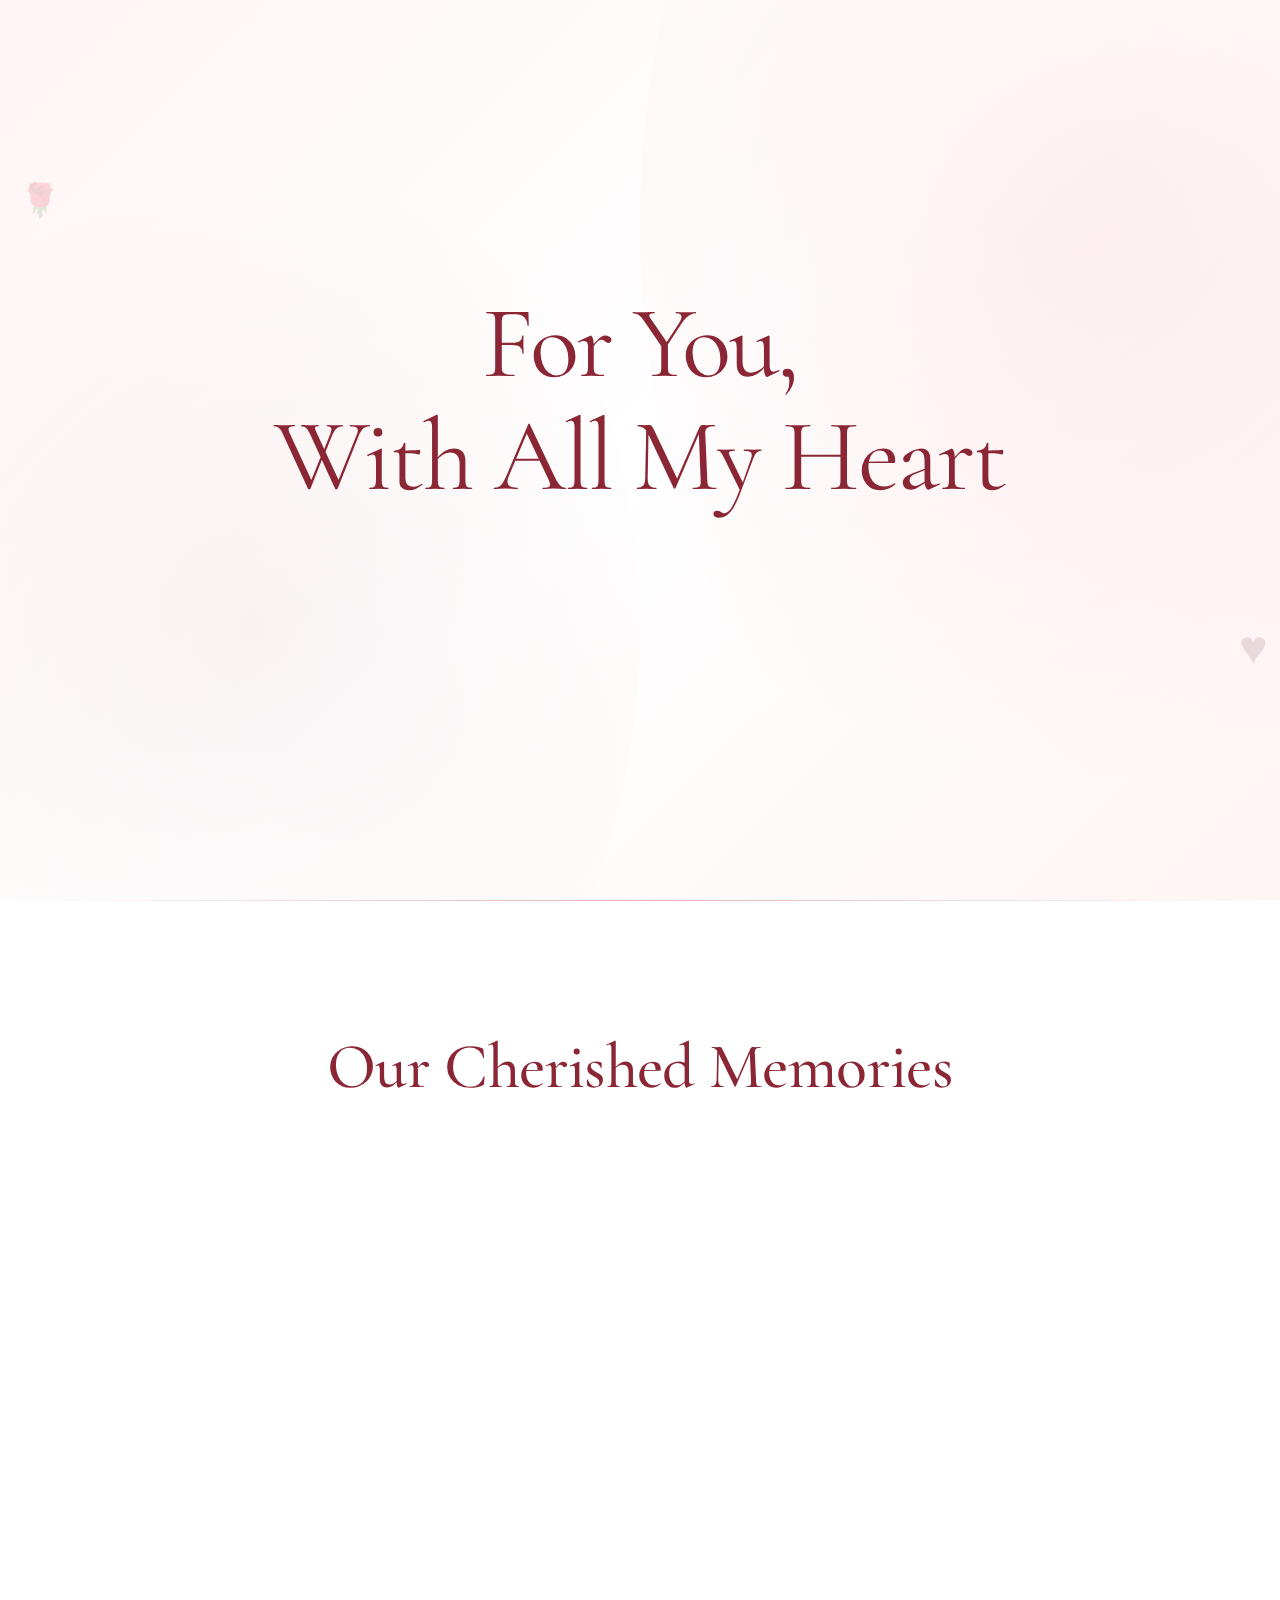
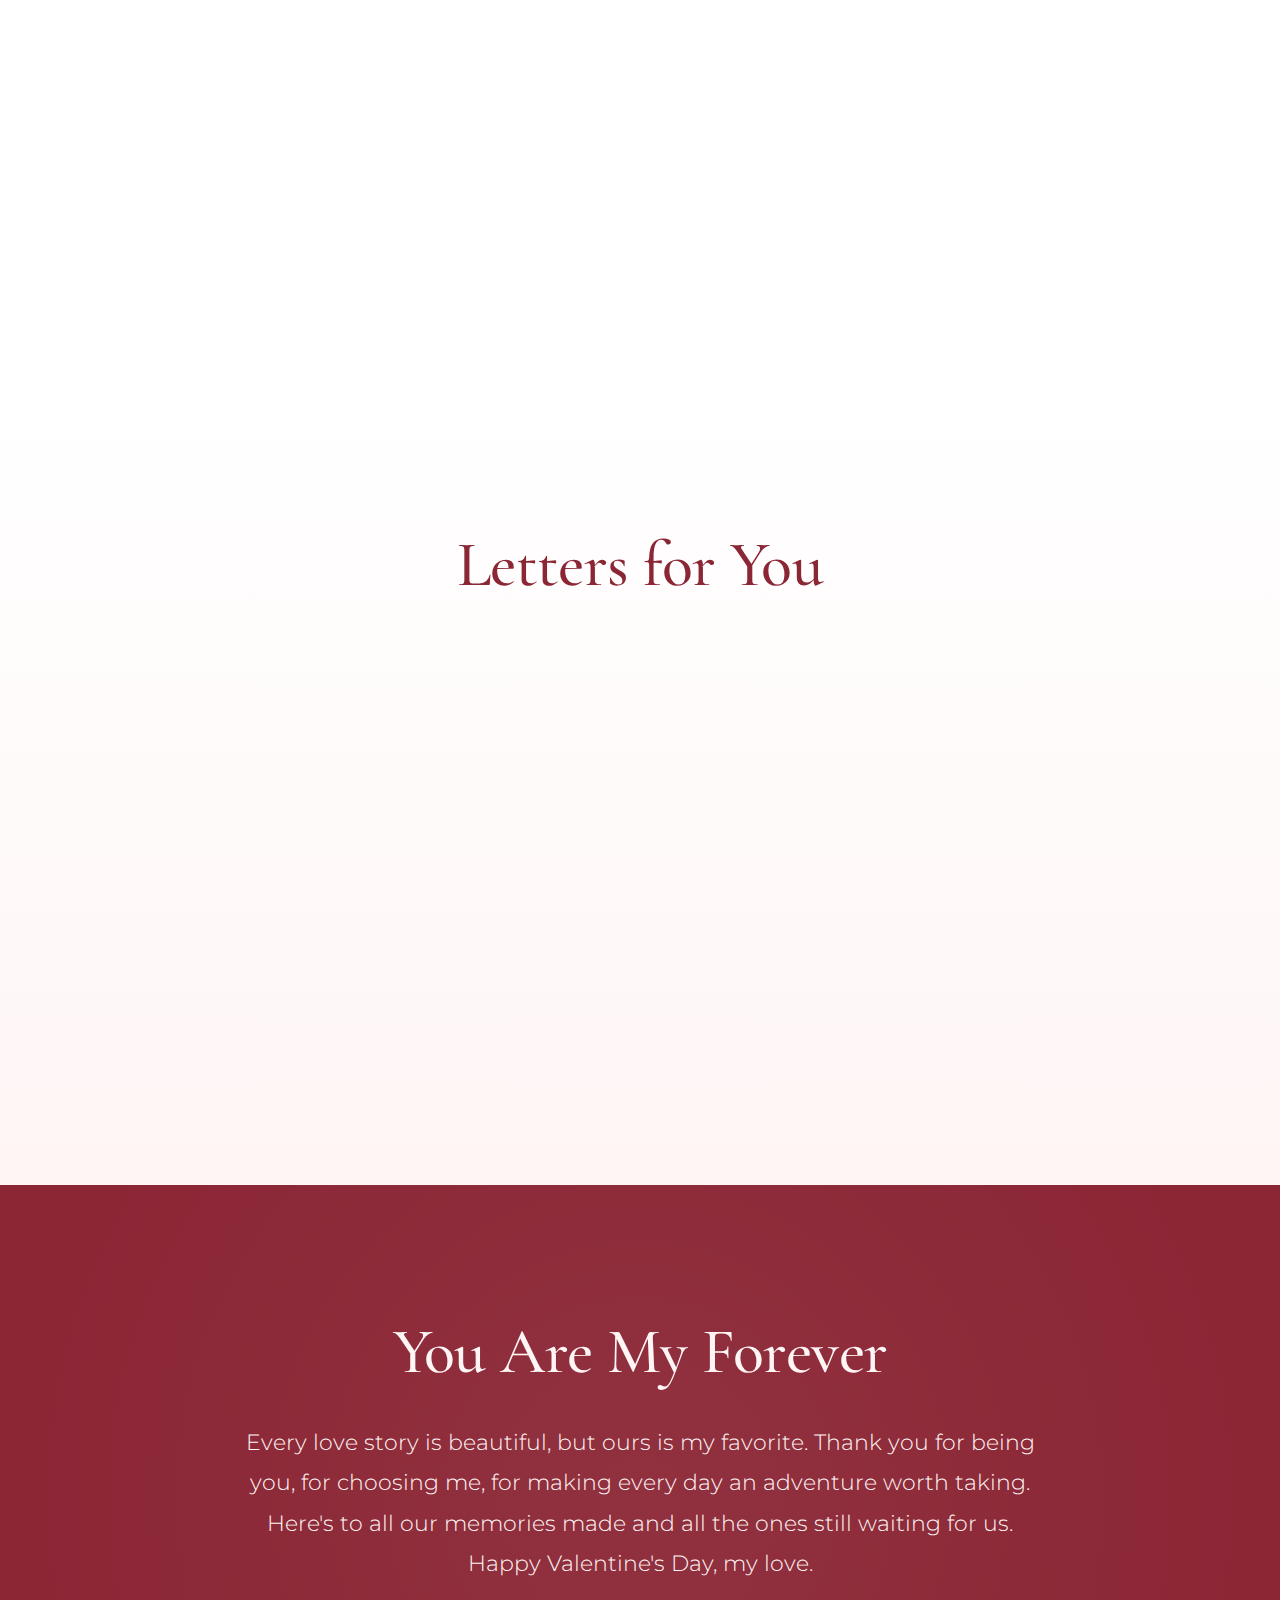
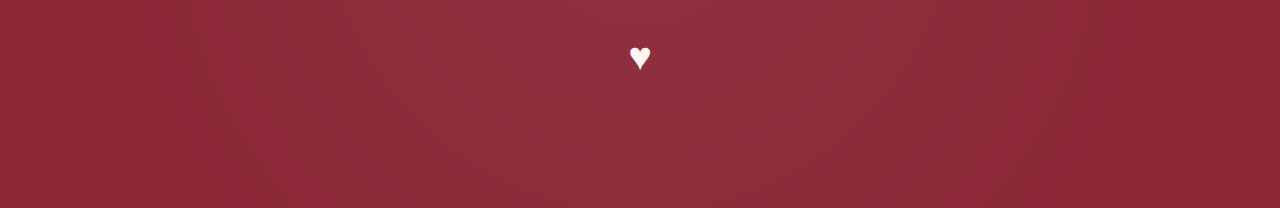
<file: index.html>
<!DOCTYPE html>
<html lang="en">
<head>
    <meta charset="UTF-8">
    <meta name="viewport" content="width=device-width, initial-scale=1.0">
    <title>For You, With Love</title>
    <link href="https://fonts.googleapis.com/css2?family=Cormorant+Garamond:wght@300;400;500;600&family=Montserrat:wght@300;400;500&display=swap" rel="stylesheet">
    <style>
        * {
            margin: 0;
            padding: 0;
            box-sizing: border-box;
        }

        :root {
            --burgundy: #8B2635;
            --soft-red: #D84A5E;
            --cream: #FFF5F5;
            --white: #FFFFFF;
            --deep-red: #5C1A24;
            --rose: #E8B4B8;
        }

        body {
            font-family: 'Montserrat', sans-serif;
            background: var(--cream);
            color: var(--deep-red);
            overflow-x: hidden;
        }

        .hero {
            min-height: 100vh;
            display: flex;
            align-items: center;
            justify-content: center;
            position: relative;
            background: linear-gradient(135deg, var(--cream) 0%, var(--white) 50%, var(--cream) 100%);
            padding: 2rem;
            overflow: hidden;
        }

        /* Floating Roses */
        .floating-roses {
            position: absolute;
            pointer-events: none;
            z-index: 1;
        }

        .floating-roses.top-left {
            top: -100px;
            left: -100px;
            width: 400px;
            height: 400px;
        }

        .floating-roses.bottom-right {
            bottom: -100px;
            right: -100px;
            width: 450px;
            height: 450px;
        }

        .rose {
            position: absolute;
            font-size: 3rem;
            opacity: 0.15;
            animation: floatRose 20s ease-in-out infinite;
        }

        .rose-1 { 
            top: 10%; 
            left: 20%; 
            animation-delay: 0s;
            font-size: 2.5rem;
        }
        
        .rose-2 { 
            top: 40%; 
            left: 5%; 
            animation-delay: 3s;
            font-size: 3.5rem;
        }
        
        .rose-3 { 
            top: 70%; 
            left: 30%; 
            animation-delay: 6s;
            font-size: 2rem;
        }

        .heart {
            position: absolute;
            font-size: 2.5rem;
            opacity: 0.12;
            animation: floatHeart 18s ease-in-out infinite;
        }

        .heart-1 {
            top: 15%;
            right: 25%;
            animation-delay: 1s;
            font-size: 3rem;
        }

        .heart-2 {
            top: 50%;
            right: 10%;
            animation-delay: 4s;
            font-size: 2rem;
        }

        .heart-3 {
            top: 75%;
            right: 30%;
            animation-delay: 7s;
            font-size: 2.8rem;
        }

        @keyframes floatRose {
            0%, 100% { 
                transform: translate(0, 0) rotate(0deg) scale(1);
            }
            25% { 
                transform: translate(20px, -25px) rotate(5deg) scale(1.05);
            }
            50% { 
                transform: translate(-15px, -15px) rotate(-3deg) scale(0.95);
            }
            75% { 
                transform: translate(25px, 20px) rotate(4deg) scale(1.02);
            }
        }

        @keyframes floatHeart {
            0%, 100% { 
                transform: translate(0, 0) rotate(0deg) scale(1);
            }
            33% { 
                transform: translate(-20px, 20px) rotate(-8deg) scale(1.08);
            }
            66% { 
                transform: translate(15px, -25px) rotate(6deg) scale(0.92);
            }
        }

        .hero::before {
            content: '';
            position: absolute;
            top: -50%;
            right: -20%;
            width: 70%;
            height: 150%;
            background: radial-gradient(circle, rgba(216, 74, 94, 0.08) 0%, transparent 70%);
            border-radius: 50%;
            animation: float 20s ease-in-out infinite;
        }

        .hero::after {
            content: '';
            position: absolute;
            bottom: -30%;
            left: -10%;
            width: 60%;
            height: 120%;
            background: radial-gradient(circle, rgba(139, 38, 53, 0.05) 0%, transparent 70%);
            border-radius: 50%;
            animation: float 25s ease-in-out infinite reverse;
        }

        @keyframes float {
            0%, 100% { transform: translate(0, 0) rotate(0deg); }
            33% { transform: translate(30px, -30px) rotate(5deg); }
            66% { transform: translate(-20px, 20px) rotate(-5deg); }
        }

        .hero-content {
            text-align: center;
            max-width: 900px;
            position: relative;
            z-index: 2;
            animation: fadeInUp 1.2s ease-out;
        }

        @keyframes fadeInUp {
            from {
                opacity: 0;
                transform: translateY(40px);
            }
            to {
                opacity: 1;
                transform: translateY(0);
            }
        }

        .hero-title {
            font-family: 'Cormorant Garamond', serif;
            font-size: clamp(3rem, 8vw, 6.5rem);
            font-weight: 400;
            color: var(--burgundy);
            margin-bottom: 1.5rem;
            line-height: 1.1;
            letter-spacing: -0.02em;
        }

        .hero-subtitle {
            font-size: clamp(1.1rem, 2.5vw, 1.5rem);
            font-weight: 300;
            color: var(--soft-red);
            margin-bottom: 3rem;
            letter-spacing: 0.05em;
            opacity: 0;
            animation: fadeIn 1s ease-out 0.4s forwards;
        }

        @keyframes fadeIn {
            to { opacity: 1; }
        }

        .scroll-indicator {
            position: absolute;
            bottom: 3rem;
            left: 50%;
            transform: translateX(-50%);
            opacity: 0;
            animation: fadeIn 1s ease-out 0.8s forwards, bounce 2s ease-in-out 1.8s infinite;
        }

        @keyframes bounce {
            0%, 100% { transform: translateX(-50%) translateY(0); }
            50% { transform: translateX(-50%) translateY(10px); }
        }

        .scroll-indicator::before {
            content: '';
            display: block;
            width: 24px;
            height: 40px;
            border: 2px solid var(--burgundy);
            border-radius: 12px;
            position: relative;
            margin: 0 auto 0.5rem;
        }

        .scroll-indicator::after {
            content: '';
            position: absolute;
            top: 8px;
            left: 50%;
            transform: translateX(-50%);
            width: 4px;
            height: 8px;
            background: var(--burgundy);
            border-radius: 2px;
            animation: scrollDot 2s ease-in-out infinite;
        }

        @keyframes scrollDot {
            0%, 100% { transform: translateX(-50%) translateY(0); opacity: 1; }
            50% { transform: translateX(-50%) translateY(16px); opacity: 0; }
        }

        .memories-section {
            padding: 8rem 2rem;
            background: var(--white);
            position: relative;
        }

        .memories-section::before {
            content: '';
            position: absolute;
            top: 0;
            left: 0;
            right: 0;
            height: 1px;
            background: linear-gradient(90deg, transparent, var(--rose), transparent);
        }

        .section-title {
            font-family: 'Cormorant Garamond', serif;
            font-size: clamp(2.5rem, 5vw, 4rem);
            font-weight: 500;
            color: var(--burgundy);
            text-align: center;
            margin-bottom: 4rem;
            letter-spacing: -0.01em;
        }

        .memories-grid {
            max-width: 1200px;
            margin: 0 auto;
            display: grid;
            grid-template-columns: repeat(auto-fit, minmax(280px, 1fr));
            gap: 2.5rem;
        }

        .memory-card {
            background: var(--cream);
            padding: 2.5rem;
            border-radius: 2px;
            position: relative;
            transition: transform 0.4s ease, box-shadow 0.4s ease;
            cursor: pointer;
            border: 1px solid rgba(139, 38, 53, 0.08);
            opacity: 0;
            animation: fadeInUp 0.8s ease-out forwards;
        }

        .memory-card:nth-child(1) { animation-delay: 0.1s; }
        .memory-card:nth-child(2) { animation-delay: 0.2s; }
        .memory-card:nth-child(3) { animation-delay: 0.3s; }
        .memory-card:nth-child(4) { animation-delay: 0.4s; }

        .memory-card::before {
            content: '';
            position: absolute;
            top: -1px;
            left: -1px;
            right: -1px;
            bottom: -1px;
            background: linear-gradient(135deg, var(--soft-red), var(--burgundy));
            border-radius: 2px;
            opacity: 0;
            transition: opacity 0.4s ease;
            z-index: -1;
        }

        .memory-card:hover {
            transform: translateY(-8px);
            box-shadow: 0 20px 40px rgba(139, 38, 53, 0.15);
        }

        .memory-card:hover::before {
            opacity: 1;
        }

        .memory-card::after {
            content: 'Click to view';
            position: absolute;
            bottom: 1.5rem;
            right: 2rem;
            font-size: 0.75rem;
            color: var(--soft-red);
            text-transform: uppercase;
            letter-spacing: 0.1em;
            opacity: 0;
            transition: opacity 0.3s ease;
            font-weight: 500;
        }

        .memory-card:hover::after {
            opacity: 0.7;
        }

        /* Modal Styles */
        .modal {
            position: fixed;
            top: 0;
            left: 0;
            right: 0;
            bottom: 0;
            background: rgba(92, 26, 36, 0.96);
            display: flex;
            align-items: center;
            justify-content: center;
            z-index: 1000;
            opacity: 0;
            visibility: hidden;
            transition: opacity 0.5s ease, visibility 0.5s ease;
            padding: 2rem;
            backdrop-filter: blur(20px);
        }

        .modal.active {
            opacity: 1;
            visibility: visible;
        }

        .modal-content {
            max-width: 1000px;
            width: 100%;
            background: var(--white);
            border-radius: 0;
            overflow: hidden;
            position: relative;
            transform: scale(0.95) translateY(20px);
            transition: transform 0.5s cubic-bezier(0.34, 1.56, 0.64, 1);
            box-shadow: 0 40px 80px rgba(0, 0, 0, 0.4);
            border: 1px solid rgba(139, 38, 53, 0.2);
        }

        .modal.active .modal-content {
            transform: scale(1) translateY(0);
        }

        .modal-close {
            position: absolute;
            top: 2rem;
            right: 2rem;
            width: 50px;
            height: 50px;
            background: rgba(255, 255, 255, 0.95);
            border: 2px solid var(--burgundy);
            border-radius: 50%;
            cursor: pointer;
            z-index: 10;
            display: flex;
            align-items: center;
            justify-content: center;
            transition: all 0.3s ease;
            box-shadow: 0 4px 16px rgba(0, 0, 0, 0.2);
        }

        .modal-close:hover {
            background: var(--burgundy);
            transform: rotate(90deg);
        }

        .modal-close::before,
        .modal-close::after {
            content: '';
            position: absolute;
            width: 22px;
            height: 2px;
            background: var(--burgundy);
            transition: background 0.3s ease;
        }

        .modal-close:hover::before,
        .modal-close:hover::after {
            background: var(--white);
        }

        .modal-close::before {
            transform: rotate(45deg);
        }

        .modal-close::after {
            transform: rotate(-45deg);
        }

        .modal-inner {
            display: grid;
            grid-template-columns: 1fr 1fr;
            min-height: 600px;
        }

        .modal-media-container {
            position: relative;
            overflow: hidden;
            background: var(--deep-red);
        }

        .modal-media {
            width: 100%;
            height: 100%;
            object-fit: cover;
            display: block;
            opacity: 0.95;
        }

        .modal-text-wrapper {
            display: flex;
            flex-direction: column;
            justify-content: center;
            padding: 4rem 3.5rem;
            background: linear-gradient(135deg, var(--white) 0%, var(--cream) 100%);
            position: relative;
        }

        .modal-text-wrapper::before {
            content: '';
            position: absolute;
            left: 0;
            top: 0;
            bottom: 0;
            width: 4px;
            background: linear-gradient(180deg, var(--soft-red) 0%, var(--burgundy) 100%);
        }

        .modal-date {
            font-size: 0.8rem;
            color: var(--soft-red);
            text-transform: uppercase;
            letter-spacing: 0.2em;
            margin-bottom: 1.5rem;
            font-weight: 500;
        }

        .modal-title {
            font-family: 'Cormorant Garamond', serif;
            font-size: 2.8rem;
            font-weight: 500;
            color: var(--burgundy);
            margin-bottom: 2rem;
            line-height: 1.2;
        }

        .modal-description {
            font-size: 1.05rem;
            line-height: 2;
            color: var(--deep-red);
            font-weight: 400;
        }

        .modal-decoration {
            margin-top: 2.5rem;
            text-align: right;
            font-size: 2rem;
            color: var(--soft-red);
            opacity: 0.5;
        }

        .memory-date {
            font-size: 0.85rem;
            color: var(--soft-red);
            text-transform: uppercase;
            letter-spacing: 0.1em;
            margin-bottom: 1rem;
            font-weight: 500;
        }

        .memory-title {
            font-family: 'Cormorant Garamond', serif;
            font-size: 1.8rem;
            font-weight: 500;
            color: var(--burgundy);
            margin-bottom: 1rem;
            line-height: 1.3;
        }

        .memory-text {
            font-size: 1rem;
            line-height: 1.7;
            color: var(--deep-red);
            font-weight: 300;
        }

        .open-when-section {
            padding: 8rem 2rem;
            background: linear-gradient(180deg, var(--white) 0%, var(--cream) 100%);
        }

        .letters-container {
            max-width: 900px;
            margin: 0 auto;
        }

        .letter-envelope {
            margin-bottom: 1.5rem;
            border: 1px solid rgba(139, 38, 53, 0.15);
            border-radius: 2px;
            overflow: hidden;
            background: var(--white);
            transition: all 0.3s ease;
            opacity: 0;
            animation: fadeInUp 0.8s ease-out forwards;
        }

        .letter-envelope:nth-child(1) { animation-delay: 0.1s; }
        .letter-envelope:nth-child(2) { animation-delay: 0.2s; }
        .letter-envelope:nth-child(3) { animation-delay: 0.3s; }

        .letter-envelope:hover {
            border-color: rgba(139, 38, 53, 0.3);
            box-shadow: 0 8px 24px rgba(139, 38, 53, 0.08);
        }

        .letter-envelope.active {
            border-color: var(--soft-red);
            box-shadow: 0 12px 32px rgba(139, 38, 53, 0.12);
        }

        .envelope-header {
            padding: 2rem 2.5rem;
            cursor: pointer;
            position: relative;
            display: flex;
            align-items: center;
            justify-content: space-between;
            transition: background 0.3s ease;
            user-select: none;
        }

        .envelope-header:hover {
            background: rgba(216, 74, 94, 0.02);
        }

        .letter-envelope.active .envelope-header {
            background: rgba(216, 74, 94, 0.04);
        }

        .envelope-title {
            font-family: 'Cormorant Garamond', serif;
            font-size: clamp(1.5rem, 3vw, 2rem);
            font-weight: 400;
            color: var(--burgundy);
            font-style: italic;
            flex: 1;
        }

        .accordion-icon {
            width: 40px;
            height: 40px;
            border-radius: 50%;
            background: var(--cream);
            display: flex;
            align-items: center;
            justify-content: center;
            position: relative;
            transition: all 0.4s ease;
            flex-shrink: 0;
            margin-left: 1rem;
        }

        .accordion-icon::before,
        .accordion-icon::after {
            content: '';
            position: absolute;
            background: var(--burgundy);
            transition: all 0.4s ease;
        }

        .accordion-icon::before {
            width: 14px;
            height: 2px;
        }

        .accordion-icon::after {
            width: 2px;
            height: 14px;
        }

        .letter-envelope.active .accordion-icon {
            background: var(--soft-red);
            transform: rotate(90deg);
        }

        .letter-envelope.active .accordion-icon::before,
        .letter-envelope.active .accordion-icon::after {
            background: var(--white);
        }

        .letter-envelope.active .accordion-icon::after {
            opacity: 0;
            transform: rotate(90deg);
        }

        .letter-content {
            max-height: 0;
            overflow: hidden;
            transition: max-height 0.5s cubic-bezier(0.4, 0, 0.2, 1), padding 0.5s ease;
            padding: 0 2.5rem;
        }

        .letter-envelope.active .letter-content {
            max-height: 1000px;
            padding: 0 2.5rem 2.5rem 2.5rem;
        }

        .letter-inner {
            position: relative;
            padding: 2.5rem;
            background: linear-gradient(135deg, var(--cream) 0%, var(--white) 100%);
            border-left: 3px solid var(--soft-red);
            margin-top: 1.5rem;
        }

        .letter-inner::before {
            content: '"';
            position: absolute;
            top: 1rem;
            left: 1rem;
            font-family: 'Cormorant Garamond', serif;
            font-size: 4rem;
            color: var(--rose);
            line-height: 1;
            opacity: 0.3;
        }

        .letter-text {
            font-size: 1.05rem;
            line-height: 1.9;
            color: var(--deep-red);
            font-weight: 300;
        }

        .letter-signature {
            margin-top: 2rem;
            text-align: right;
            font-family: 'Cormorant Garamond', serif;
            font-size: 1.5rem;
            color: var(--burgundy);
            font-style: italic;
        }

        .conclusion-section {
            padding: 8rem 2rem;
            background: var(--burgundy);
            color: var(--cream);
            text-align: center;
            position: relative;
            overflow: hidden;
        }

        .conclusion-section::before {
            content: '';
            position: absolute;
            top: -50%;
            left: 50%;
            transform: translateX(-50%);
            width: 100%;
            height: 200%;
            background: radial-gradient(circle, rgba(255, 255, 255, 0.05) 0%, transparent 70%);
        }

        .conclusion-content {
            max-width: 800px;
            margin: 0 auto;
            position: relative;
            z-index: 2;
        }

        .conclusion-title {
            font-family: 'Cormorant Garamond', serif;
            font-size: clamp(2.5rem, 5vw, 4.5rem);
            font-weight: 500;
            margin-bottom: 2rem;
            letter-spacing: -0.01em;
        }

        .conclusion-text {
            font-size: clamp(1.1rem, 2.5vw, 1.4rem);
            line-height: 1.8;
            font-weight: 300;
            margin-bottom: 3rem;
        }

        .heart-decoration {
            font-size: 2.5rem;
            animation: heartbeat 2s ease-in-out infinite;
        }

        @keyframes heartbeat {
            0%, 100% { transform: scale(1); }
            25% { transform: scale(1.1); }
            50% { transform: scale(1); }
        }

        @media (max-width: 768px) {
            .hero {
                padding: 1.5rem;
            }

            .floating-roses.top-left,
            .floating-roses.bottom-right {
                width: 250px;
                height: 250px;
            }

            .rose, .heart {
                font-size: 2rem !important;
            }

            .memories-section,
            .open-when-section,
            .conclusion-section {
                padding: 5rem 1.5rem;
            }

            .letter-content {
                padding: 0 1.5rem;
            }

            .letter-envelope.active .letter-content {
                padding: 0 1.5rem 2rem 1.5rem;
            }

            .letter-inner {
                padding: 1.5rem;
            }

            .envelope-header {
                padding: 1.5rem;
            }

            .envelope-title {
                font-size: 1.3rem;
            }

            .accordion-icon {
                width: 36px;
                height: 36px;
            }

            .modal {
                padding: 1rem;
            }

            .modal-inner {
                grid-template-columns: 1fr;
                min-height: auto;
            }

            .modal-media-container {
                height: 300px;
            }

            .modal-text-wrapper {
                padding: 2.5rem 2rem;
            }

            .modal-title {
                font-size: 2rem;
            }

            .modal-description {
                font-size: 1rem;
            }

            .modal-close {
                top: 1rem;
                right: 1rem;
                width: 44px;
                height: 44px;
            }

            .memory-card::after {
                font-size: 0.65rem;
                bottom: 1rem;
                right: 1.5rem;
            }
        }
    </style>
</head>
<body>
    <!-- Hero Section -->
    <section class="hero">
        <!-- Floating Roses Top Left -->
        <div class="floating-roses top-left">
            <div class="rose rose-1">🌹</div>
            <div class="rose rose-2">🌹</div>
            <div class="rose rose-3">🌹</div>
        </div>
        
        <!-- Floating Hearts Bottom Right -->
        <div class="floating-roses bottom-right">
            <div class="heart heart-1">♥</div>
            <div class="heart heart-2">♥</div>
            <div class="heart heart-3">♥</div>
        </div>
        
        <div class="hero-content">
            <h1 class="hero-title">For You,<br>With All My Heart</h1>
            <p class="hero-subtitle">A collection of moments, memories, and love letters</p>
        </div>
    </section>

    <!-- Memories Section -->
    <section class="memories-section">
        <h2 class="section-title">Our Cherished Memories</h2>
        <div class="memories-grid">
            <div class="memory-card" data-media-type="image" data-media-src="images/rose.jpeg">
                <div class="memory-date">December 2023</div>
                <h3 class="memory-title">That First Coffee</h3>
                <p class="memory-text">The way you laughed at my terrible joke about the latte art. I knew right then that I wanted to hear that sound for the rest of my life. Your smile lit up the whole café.</p>
            </div>
            <div class="memory-card" data-media-type="image" data-media-src="images/chocolate.jpeg">
                <div class="memory-date">March 2024</div>
                <h3 class="memory-title">Sunset by the Lake</h3>
                <p class="memory-text">When we sat in comfortable silence, watching the sun paint the sky in shades of gold and pink. No words needed. Just your hand in mine and the world feeling perfectly right.</p>
            </div>

            <div class="memory-card" data-media-type="image" data-media-src="images/ramadan.jpeg">
                <div class="memory-date">July 2024</div>
                <h3 class="memory-title">Dancing in the Rain</h3>
                <p class="memory-text">Remember how we got caught in that summer storm? Instead of running for cover, we danced. You told me I was crazy, but you were laughing the whole time. Pure magic.</p>
            </div>

            <div class="memory-card" data-media-type="image" data-media-src="images/chocolate.jpeg">
                <div class="memory-date">November 2024</div>
                <h3 class="memory-title">The Quiet Morning</h3>
                <p class="memory-text">Waking up to find you'd made breakfast and left me a note on the counter. "Good morning, beautiful." The simplest gesture, but it made my entire week. You make ordinary moments extraordinary.</p>
            </div>
        </div>
    </section>

    <!-- Open When Letters Section -->
    <section class="open-when-section">
        <h2 class="section-title">Letters for You</h2>
        <div class="letters-container">
            
            <div class="letter-envelope">
                <div class="envelope-header">
                    <h3 class="envelope-title">Open When You Think of Me</h3>
                    <div class="accordion-icon"></div>
                </div>
                <div class="letter-content">
                    <div class="letter-inner">
                        <p class="letter-text">I hope you're smiling right now, because I'm thinking of you too. Wherever you are, whatever you're doing, know that you crossed my mind and made this moment brighter. You have this way of staying with me even when we're apart. In the quiet moments, in the busy ones, in everything between. You're woven into my thoughts like a favorite song I can't help but replay. I miss you when you're not here, but I carry you with me always. Think of this as me giving you a hug from wherever I am. Close your eyes, take a deep breath, and feel how much you mean to me.</p>
                        <div class="letter-signature">Always yours</div>
                    </div>
                </div>
            </div>

            <div class="letter-envelope">
                <div class="envelope-header">
                    <h3 class="envelope-title">Open When You Need to Know How Special You Are</h3>
                    <div class="accordion-icon"></div>
                </div>
                <div class="letter-content">
                    <div class="letter-inner">
                        <p class="letter-text">You are extraordinary. Not because of any single thing you do, but because of who you are at your core. The way you care for others without keeping score. The way you find joy in small things. The way you make people feel seen and valued. Your kindness is not a weakness; it's your superpower. Your sensitivity is not too much; it's what makes you beautifully human. The world needs more people like you. I need you. On days when you doubt yourself, remember that you are someone's reason to smile. You are my reason. You light up rooms just by being in them. You make life better simply by existing in it. Never forget how rare and precious you are.</p>
                        <div class="letter-signature">Your biggest admirer</div>
                    </div>
                </div>
            </div>

            <div class="letter-envelope">
                <div class="envelope-header">
                    <h3 class="envelope-title">Open When You're Missing Me</h3>
                    <div class="accordion-icon"></div>
                </div>
                <div class="letter-content">
                    <div class="letter-inner">
                        <p class="letter-text">I miss you too. Distance is just a test to see how far love can travel, and ours goes on forever. Close your eyes and picture this: I'm right there beside you. My hand is holding yours. I'm listening to whatever you need to say, or we're sitting in that comfortable silence we've perfected. I'm there in the memories we've made and in all the ones we're going to create. Until we're together again, look at the stars and know I'm looking at them too. Listen to our favorite songs. Reread these letters. Hold onto the thought that missing someone means you're lucky enough to have someone worth missing. And you, my love, are worth every moment of missing and every mile between us.</p>
                        <div class="letter-signature">Until we meet again</div>
                    </div>
                </div>
            </div>

        </div>
    </section>

    <!-- Conclusion Section -->
    <section class="conclusion-section">
        <div class="conclusion-content">
            <h2 class="conclusion-title">You Are My Forever</h2>
            <p class="conclusion-text">Every love story is beautiful, but ours is my favorite. Thank you for being you, for choosing me, for making every day an adventure worth taking. Here's to all our memories made and all the ones still waiting for us. Happy Valentine's Day, my love.</p>
            <div class="heart-decoration">♥</div>
        </div>
    </section>

    <!-- Memory Modal -->
    <div class="modal" id="memoryModal">
        <div class="modal-content">
            <button class="modal-close" id="closeModal"></button>
            <div class="modal-inner">
                <div class="modal-media-container" id="modalMediaContainer"></div>
                <div class="modal-text-wrapper">
                    <div class="modal-date" id="modalDate"></div>
                    <h3 class="modal-title" id="modalTitle"></h3>
                    <p class="modal-description" id="modalDescription"></p>
                    <div class="modal-decoration">♥</div>
                </div>
            </div>
        </div>
    </div>

    <script>
        // Accordion functionality
        const envelopes = document.querySelectorAll('.letter-envelope');
        
        envelopes.forEach(envelope => {
            const header = envelope.querySelector('.envelope-header');
            
            header.addEventListener('click', () => {
                const isActive = envelope.classList.contains('active');
                
                // Close all envelopes
                envelopes.forEach(env => env.classList.remove('active'));
                
                // If it wasn't active, open it
                if (!isActive) {
                    envelope.classList.add('active');
                }
            });
        });

        // Memory modal functionality
        const modal = document.getElementById('memoryModal');
        const closeModal = document.getElementById('closeModal');
        const memoryCards = document.querySelectorAll('.memory-card');
        
        memoryCards.forEach(card => {
            card.addEventListener('click', () => {
                const mediaType = card.getAttribute('data-media-type');
                const mediaSrc = card.getAttribute('data-media-src');
                const date = card.querySelector('.memory-date').textContent;
                const title = card.querySelector('.memory-title').textContent;
                const description = card.querySelector('.memory-text').textContent;
                
                // Set modal content
                document.getElementById('modalDate').textContent = date;
                document.getElementById('modalTitle').textContent = title;
                document.getElementById('modalDescription').textContent = description;
                
                // Set media
                const mediaContainer = document.getElementById('modalMediaContainer');
                if (mediaType === 'image') {
                    mediaContainer.innerHTML = `<img src="${mediaSrc}" alt="${title}" class="modal-media">`;
                } else if (mediaType === 'video') {
                    mediaContainer.innerHTML = `<video src="${mediaSrc}" class="modal-media" controls autoplay muted></video>`;
                }
                
                // Show modal
                modal.classList.add('active');
                document.body.style.overflow = 'hidden';
            });
        });
        
        // Close modal
        function closeMemoryModal() {
            modal.classList.remove('active');
            document.body.style.overflow = 'auto';
            
            // Stop video if playing
            const video = modal.querySelector('video');
            if (video) {
                video.pause();
            }
        }
        
        closeModal.addEventListener('click', closeMemoryModal);
        
        modal.addEventListener('click', (e) => {
            if (e.target === modal) {
                closeMemoryModal();
            }
        });
        
        // Close on escape key
        document.addEventListener('keydown', (e) => {
            if (e.key === 'Escape' && modal.classList.contains('active')) {
                closeMemoryModal();
            }
        });
    </script>

</body>
</html>
</file>
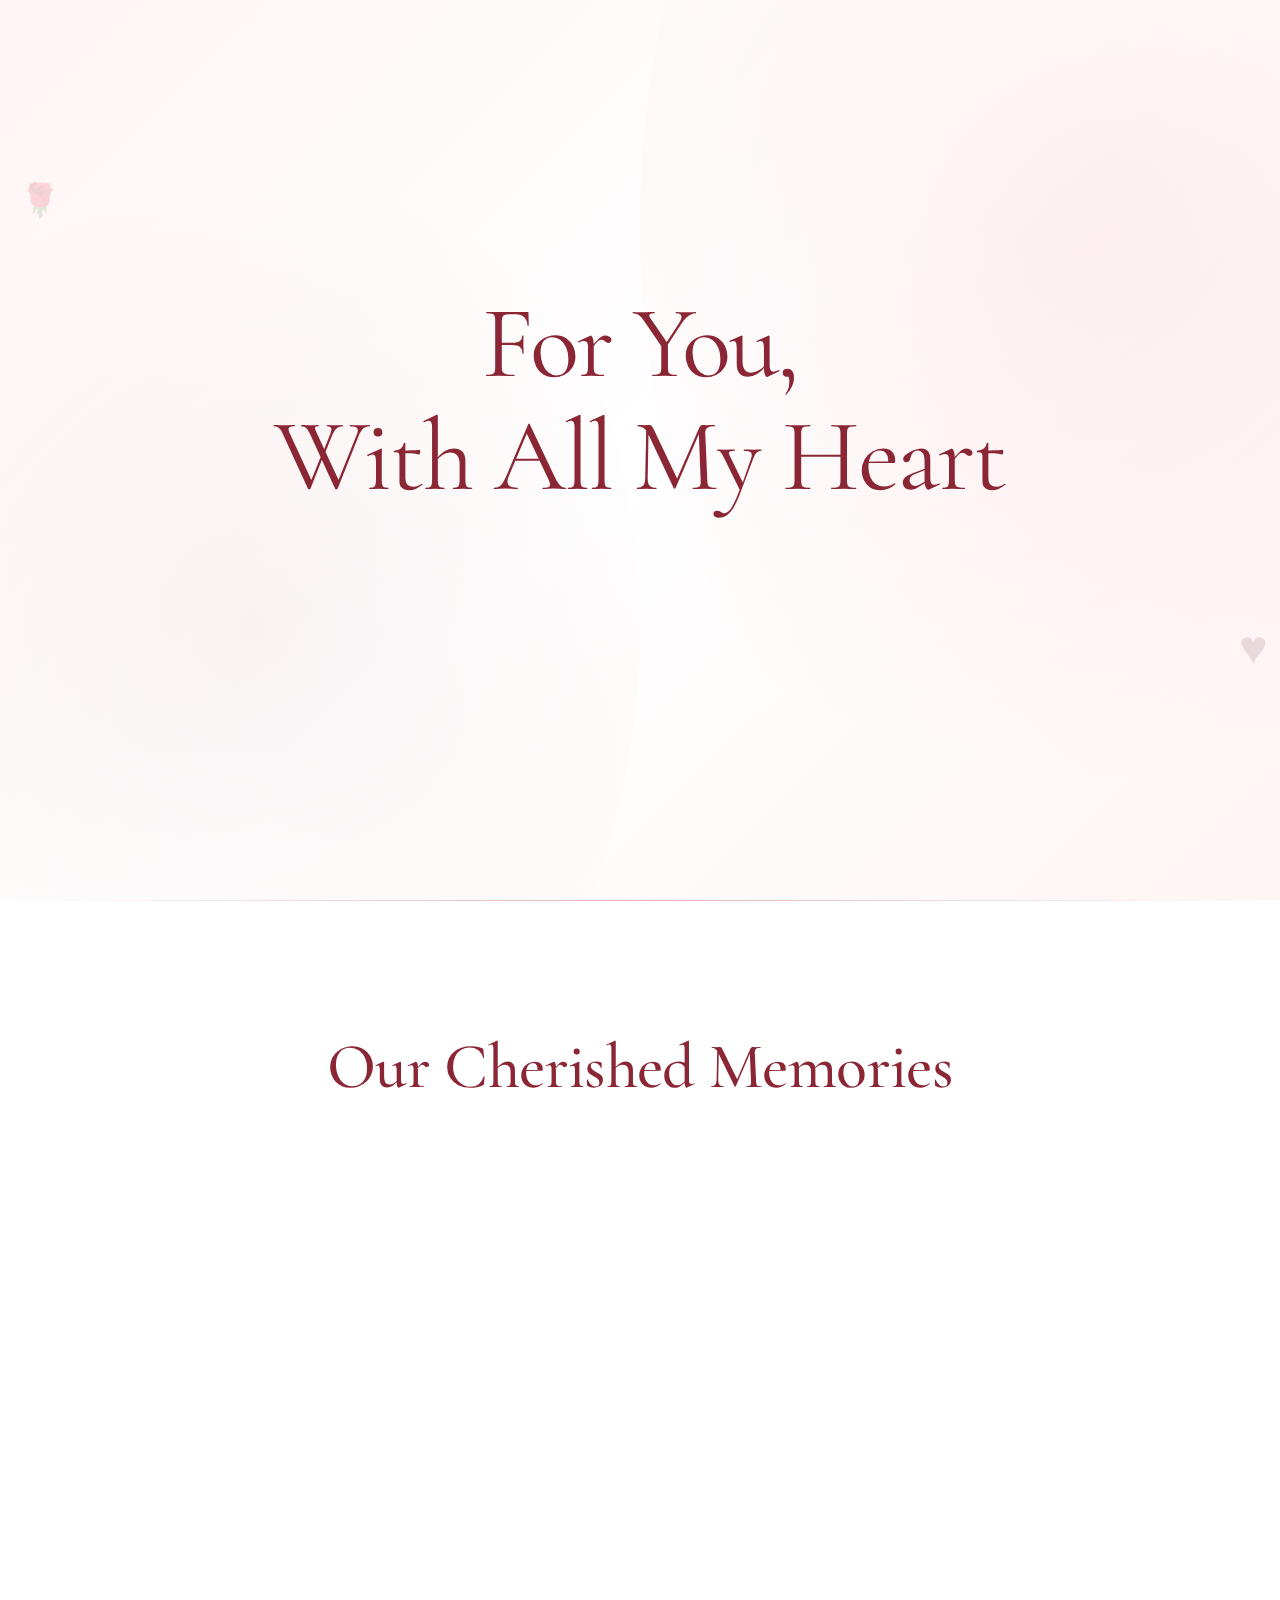
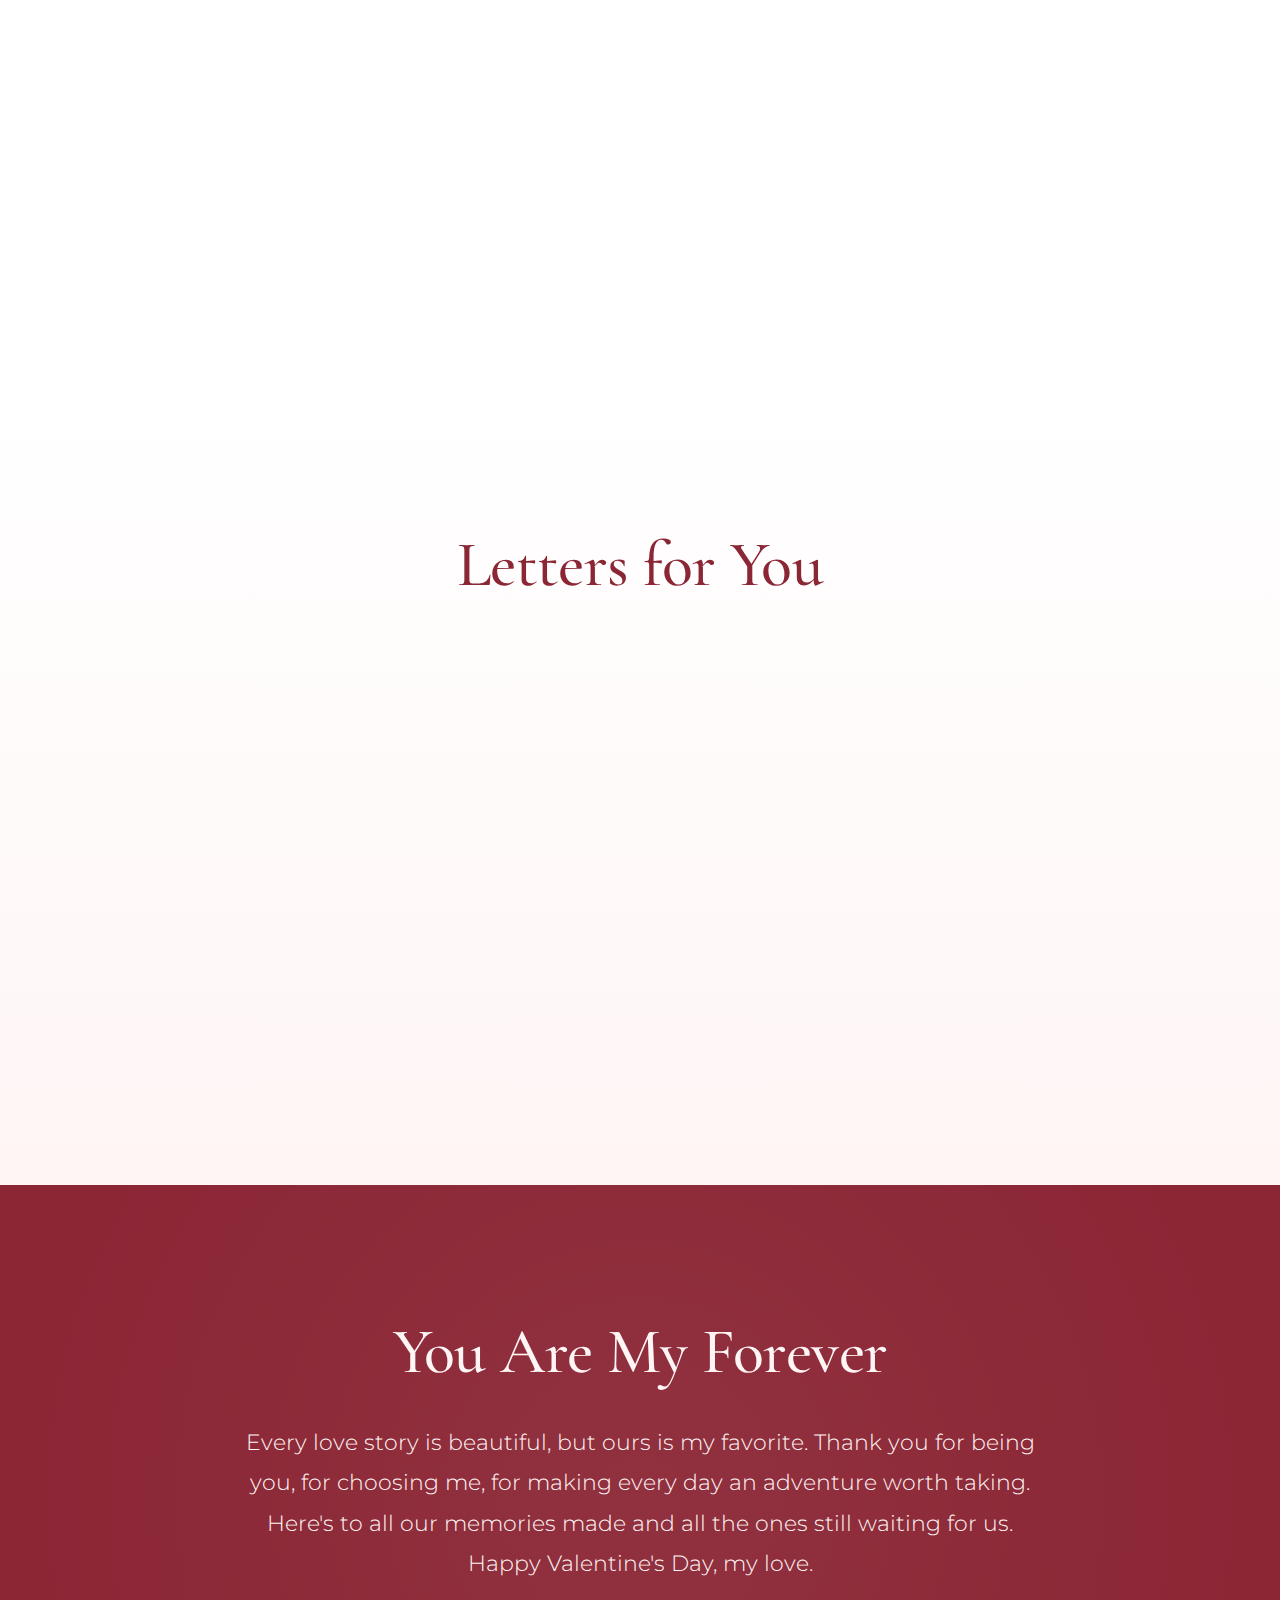
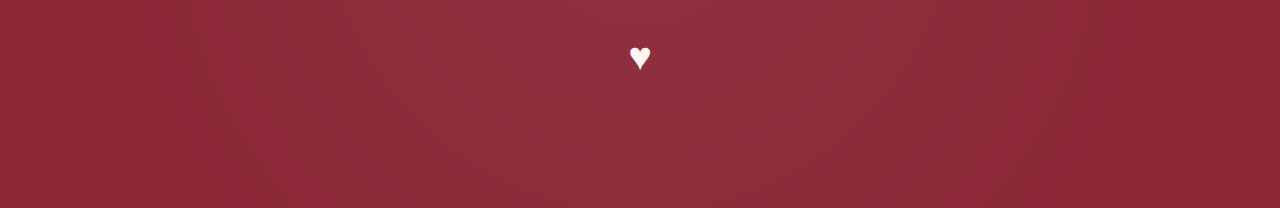
<file: iiindex.html>
<!DOCTYPE html>
<html lang="en">
<head>
    <meta charset="UTF-8">
    <meta name="viewport" content="width=device-width, initial-scale=1.0">
    <title>For You, With Love</title>
    <link href="https://fonts.googleapis.com/css2?family=Cormorant+Garamond:wght@300;400;500;600&family=Montserrat:wght@300;400;500&display=swap" rel="stylesheet">
    <style>
        * {
            margin: 0;
            padding: 0;
            box-sizing: border-box;
        }

        :root {
            --burgundy: #8B2635;
            --soft-red: #D84A5E;
            --cream: #FFF5F5;
            --white: #FFFFFF;
            --deep-red: #5C1A24;
            --rose: #E8B4B8;
        }

        body {
            font-family: 'Montserrat', sans-serif;
            background: var(--cream);
            color: var(--deep-red);
            overflow-x: hidden;
        }

        .hero {
            min-height: 100vh;
            display: flex;
            align-items: center;
            justify-content: center;
            position: relative;
            background: linear-gradient(135deg, var(--cream) 0%, var(--white) 50%, var(--cream) 100%);
            padding: 2rem;
            overflow: hidden;
        }

        /* Floating Roses */
        .floating-roses {
            position: absolute;
            pointer-events: none;
            z-index: 1;
        }

        .floating-roses.top-left {
            top: -100px;
            left: -100px;
            width: 400px;
            height: 400px;
        }

        .floating-roses.bottom-right {
            bottom: -100px;
            right: -100px;
            width: 450px;
            height: 450px;
        }

        .rose {
            position: absolute;
            font-size: 3rem;
            opacity: 0.15;
            animation: floatRose 20s ease-in-out infinite;
        }

        .rose-1 { 
            top: 10%; 
            left: 20%; 
            animation-delay: 0s;
            font-size: 2.5rem;
        }
        
        .rose-2 { 
            top: 40%; 
            left: 5%; 
            animation-delay: 3s;
            font-size: 3.5rem;
        }
        
        .rose-3 { 
            top: 70%; 
            left: 30%; 
            animation-delay: 6s;
            font-size: 2rem;
        }

        .heart {
            position: absolute;
            font-size: 2.5rem;
            opacity: 0.12;
            animation: floatHeart 18s ease-in-out infinite;
        }

        .heart-1 {
            top: 15%;
            right: 25%;
            animation-delay: 1s;
            font-size: 3rem;
        }

        .heart-2 {
            top: 50%;
            right: 10%;
            animation-delay: 4s;
            font-size: 2rem;
        }

        .heart-3 {
            top: 75%;
            right: 30%;
            animation-delay: 7s;
            font-size: 2.8rem;
        }

        @keyframes floatRose {
            0%, 100% { 
                transform: translate(0, 0) rotate(0deg) scale(1);
            }
            25% { 
                transform: translate(20px, -25px) rotate(5deg) scale(1.05);
            }
            50% { 
                transform: translate(-15px, -15px) rotate(-3deg) scale(0.95);
            }
            75% { 
                transform: translate(25px, 20px) rotate(4deg) scale(1.02);
            }
        }

        @keyframes floatHeart {
            0%, 100% { 
                transform: translate(0, 0) rotate(0deg) scale(1);
            }
            33% { 
                transform: translate(-20px, 20px) rotate(-8deg) scale(1.08);
            }
            66% { 
                transform: translate(15px, -25px) rotate(6deg) scale(0.92);
            }
        }

        .hero::before {
            content: '';
            position: absolute;
            top: -50%;
            right: -20%;
            width: 70%;
            height: 150%;
            background: radial-gradient(circle, rgba(216, 74, 94, 0.08) 0%, transparent 70%);
            border-radius: 50%;
            animation: float 20s ease-in-out infinite;
        }

        .hero::after {
            content: '';
            position: absolute;
            bottom: -30%;
            left: -10%;
            width: 60%;
            height: 120%;
            background: radial-gradient(circle, rgba(139, 38, 53, 0.05) 0%, transparent 70%);
            border-radius: 50%;
            animation: float 25s ease-in-out infinite reverse;
        }

        @keyframes float {
            0%, 100% { transform: translate(0, 0) rotate(0deg); }
            33% { transform: translate(30px, -30px) rotate(5deg); }
            66% { transform: translate(-20px, 20px) rotate(-5deg); }
        }

        .hero-content {
            text-align: center;
            max-width: 900px;
            position: relative;
            z-index: 2;
            animation: fadeInUp 1.2s ease-out;
        }

        @keyframes fadeInUp {
            from {
                opacity: 0;
                transform: translateY(40px);
            }
            to {
                opacity: 1;
                transform: translateY(0);
            }
        }

        .hero-title {
            font-family: 'Cormorant Garamond', serif;
            font-size: clamp(3rem, 8vw, 6.5rem);
            font-weight: 400;
            color: var(--burgundy);
            margin-bottom: 1.5rem;
            line-height: 1.1;
            letter-spacing: -0.02em;
        }

        .hero-subtitle {
            font-size: clamp(1.1rem, 2.5vw, 1.5rem);
            font-weight: 300;
            color: var(--soft-red);
            margin-bottom: 3rem;
            letter-spacing: 0.05em;
            opacity: 0;
            animation: fadeIn 1s ease-out 0.4s forwards;
        }

        @keyframes fadeIn {
            to { opacity: 1; }
        }

        .scroll-indicator {
            position: absolute;
            bottom: 3rem;
            left: 50%;
            transform: translateX(-50%);
            opacity: 0;
            animation: fadeIn 1s ease-out 0.8s forwards, bounce 2s ease-in-out 1.8s infinite;
        }

        @keyframes bounce {
            0%, 100% { transform: translateX(-50%) translateY(0); }
            50% { transform: translateX(-50%) translateY(10px); }
        }

        .scroll-indicator::before {
            content: '';
            display: block;
            width: 24px;
            height: 40px;
            border: 2px solid var(--burgundy);
            border-radius: 12px;
            position: relative;
            margin: 0 auto 0.5rem;
        }

        .scroll-indicator::after {
            content: '';
            position: absolute;
            top: 8px;
            left: 50%;
            transform: translateX(-50%);
            width: 4px;
            height: 8px;
            background: var(--burgundy);
            border-radius: 2px;
            animation: scrollDot 2s ease-in-out infinite;
        }

        @keyframes scrollDot {
            0%, 100% { transform: translateX(-50%) translateY(0); opacity: 1; }
            50% { transform: translateX(-50%) translateY(16px); opacity: 0; }
        }

        .memories-section {
            padding: 8rem 2rem;
            background: var(--white);
            position: relative;
        }

        .memories-section::before {
            content: '';
            position: absolute;
            top: 0;
            left: 0;
            right: 0;
            height: 1px;
            background: linear-gradient(90deg, transparent, var(--rose), transparent);
        }

        .section-title {
            font-family: 'Cormorant Garamond', serif;
            font-size: clamp(2.5rem, 5vw, 4rem);
            font-weight: 500;
            color: var(--burgundy);
            text-align: center;
            margin-bottom: 4rem;
            letter-spacing: -0.01em;
        }

        .memories-grid {
            max-width: 1200px;
            margin: 0 auto;
            display: grid;
            grid-template-columns: repeat(auto-fit, minmax(280px, 1fr));
            gap: 2.5rem;
        }

        .memory-card {
            background: var(--cream);
            padding: 2.5rem;
            border-radius: 2px;
            position: relative;
            transition: transform 0.4s ease, box-shadow 0.4s ease;
            cursor: pointer;
            border: 1px solid rgba(139, 38, 53, 0.08);
            opacity: 0;
            animation: fadeInUp 0.8s ease-out forwards;
        }

        .memory-card:nth-child(1) { animation-delay: 0.1s; }
        .memory-card:nth-child(2) { animation-delay: 0.2s; }
        .memory-card:nth-child(3) { animation-delay: 0.3s; }
        .memory-card:nth-child(4) { animation-delay: 0.4s; }

        .memory-card::before {
            content: '';
            position: absolute;
            top: -1px;
            left: -1px;
            right: -1px;
            bottom: -1px;
            background: linear-gradient(135deg, var(--soft-red), var(--burgundy));
            border-radius: 2px;
            opacity: 0;
            transition: opacity 0.4s ease;
            z-index: -1;
        }

        .memory-card:hover {
            transform: translateY(-8px);
            box-shadow: 0 20px 40px rgba(139, 38, 53, 0.15);
        }

        .memory-card:hover::before {
            opacity: 1;
        }

        .memory-card::after {
            content: 'Click to view';
            position: absolute;
            bottom: 1.5rem;
            right: 2rem;
            font-size: 0.75rem;
            color: var(--soft-red);
            text-transform: uppercase;
            letter-spacing: 0.1em;
            opacity: 0;
            transition: opacity 0.3s ease;
            font-weight: 500;
        }

        .memory-card:hover::after {
            opacity: 0.7;
        }

        /* Modal Styles */
        .modal {
            position: fixed;
            top: 0;
            left: 0;
            right: 0;
            bottom: 0;
            background: rgba(92, 26, 36, 0.96);
            display: flex;
            align-items: center;
            justify-content: center;
            z-index: 1000;
            opacity: 0;
            visibility: hidden;
            transition: opacity 0.5s ease, visibility 0.5s ease;
            padding: 2rem;
            backdrop-filter: blur(20px);
        }

        .modal.active {
            opacity: 1;
            visibility: visible;
        }

        .modal-content {
            max-width: 1000px;
            width: 100%;
            background: var(--white);
            border-radius: 0;
            overflow: hidden;
            position: relative;
            transform: scale(0.95) translateY(20px);
            transition: transform 0.5s cubic-bezier(0.34, 1.56, 0.64, 1);
            box-shadow: 0 40px 80px rgba(0, 0, 0, 0.4);
            border: 1px solid rgba(139, 38, 53, 0.2);
        }

        .modal.active .modal-content {
            transform: scale(1) translateY(0);
        }

        .modal-close {
            position: absolute;
            top: 2rem;
            right: 2rem;
            width: 50px;
            height: 50px;
            background: rgba(255, 255, 255, 0.95);
            border: 2px solid var(--burgundy);
            border-radius: 50%;
            cursor: pointer;
            z-index: 10;
            display: flex;
            align-items: center;
            justify-content: center;
            transition: all 0.3s ease;
            box-shadow: 0 4px 16px rgba(0, 0, 0, 0.2);
        }

        .modal-close:hover {
            background: var(--burgundy);
            transform: rotate(90deg);
        }

        .modal-close::before,
        .modal-close::after {
            content: '';
            position: absolute;
            width: 22px;
            height: 2px;
            background: var(--burgundy);
            transition: background 0.3s ease;
        }

        .modal-close:hover::before,
        .modal-close:hover::after {
            background: var(--white);
        }

        .modal-close::before {
            transform: rotate(45deg);
        }

        .modal-close::after {
            transform: rotate(-45deg);
        }

        .modal-inner {
            display: grid;
            grid-template-columns: 1fr 1fr;
            min-height: 600px;
        }

        .modal-media-container {
            position: relative;
            overflow: hidden;
            background: var(--deep-red);
        }

        .modal-media {
            width: 100%;
            height: 100%;
            object-fit: cover;
            display: block;
            opacity: 0.95;
        }

        .modal-text-wrapper {
            display: flex;
            flex-direction: column;
            justify-content: center;
            padding: 4rem 3.5rem;
            background: linear-gradient(135deg, var(--white) 0%, var(--cream) 100%);
            position: relative;
        }

        .modal-text-wrapper::before {
            content: '';
            position: absolute;
            left: 0;
            top: 0;
            bottom: 0;
            width: 4px;
            background: linear-gradient(180deg, var(--soft-red) 0%, var(--burgundy) 100%);
        }

        .modal-date {
            font-size: 0.8rem;
            color: var(--soft-red);
            text-transform: uppercase;
            letter-spacing: 0.2em;
            margin-bottom: 1.5rem;
            font-weight: 500;
        }

        .modal-title {
            font-family: 'Cormorant Garamond', serif;
            font-size: 2.8rem;
            font-weight: 500;
            color: var(--burgundy);
            margin-bottom: 2rem;
            line-height: 1.2;
        }

        .modal-description {
            font-size: 1.05rem;
            line-height: 2;
            color: var(--deep-red);
            font-weight: 400;
        }

        .modal-decoration {
            margin-top: 2.5rem;
            text-align: right;
            font-size: 2rem;
            color: var(--soft-red);
            opacity: 0.5;
        }

        .memory-date {
            font-size: 0.85rem;
            color: var(--soft-red);
            text-transform: uppercase;
            letter-spacing: 0.1em;
            margin-bottom: 1rem;
            font-weight: 500;
        }

        .memory-title {
            font-family: 'Cormorant Garamond', serif;
            font-size: 1.8rem;
            font-weight: 500;
            color: var(--burgundy);
            margin-bottom: 1rem;
            line-height: 1.3;
        }

        .memory-text {
            font-size: 1rem;
            line-height: 1.7;
            color: var(--deep-red);
            font-weight: 300;
        }

        .open-when-section {
            padding: 8rem 2rem;
            background: linear-gradient(180deg, var(--white) 0%, var(--cream) 100%);
        }

        .letters-container {
            max-width: 900px;
            margin: 0 auto;
        }

        .letter-envelope {
            margin-bottom: 1.5rem;
            border: 1px solid rgba(139, 38, 53, 0.15);
            border-radius: 2px;
            overflow: hidden;
            background: var(--white);
            transition: all 0.3s ease;
            opacity: 0;
            animation: fadeInUp 0.8s ease-out forwards;
        }

        .letter-envelope:nth-child(1) { animation-delay: 0.1s; }
        .letter-envelope:nth-child(2) { animation-delay: 0.2s; }
        .letter-envelope:nth-child(3) { animation-delay: 0.3s; }

        .letter-envelope:hover {
            border-color: rgba(139, 38, 53, 0.3);
            box-shadow: 0 8px 24px rgba(139, 38, 53, 0.08);
        }

        .letter-envelope.active {
            border-color: var(--soft-red);
            box-shadow: 0 12px 32px rgba(139, 38, 53, 0.12);
        }

        .envelope-header {
            padding: 2rem 2.5rem;
            cursor: pointer;
            position: relative;
            display: flex;
            align-items: center;
            justify-content: space-between;
            transition: background 0.3s ease;
            user-select: none;
        }

        .envelope-header:hover {
            background: rgba(216, 74, 94, 0.02);
        }

        .letter-envelope.active .envelope-header {
            background: rgba(216, 74, 94, 0.04);
        }

        .envelope-title {
            font-family: 'Cormorant Garamond', serif;
            font-size: clamp(1.5rem, 3vw, 2rem);
            font-weight: 400;
            color: var(--burgundy);
            font-style: italic;
            flex: 1;
        }

        .accordion-icon {
            width: 40px;
            height: 40px;
            border-radius: 50%;
            background: var(--cream);
            display: flex;
            align-items: center;
            justify-content: center;
            position: relative;
            transition: all 0.4s ease;
            flex-shrink: 0;
            margin-left: 1rem;
        }

        .accordion-icon::before,
        .accordion-icon::after {
            content: '';
            position: absolute;
            background: var(--burgundy);
            transition: all 0.4s ease;
        }

        .accordion-icon::before {
            width: 14px;
            height: 2px;
        }

        .accordion-icon::after {
            width: 2px;
            height: 14px;
        }

        .letter-envelope.active .accordion-icon {
            background: var(--soft-red);
            transform: rotate(90deg);
        }

        .letter-envelope.active .accordion-icon::before,
        .letter-envelope.active .accordion-icon::after {
            background: var(--white);
        }

        .letter-envelope.active .accordion-icon::after {
            opacity: 0;
            transform: rotate(90deg);
        }

        .letter-content {
            max-height: 0;
            overflow: hidden;
            transition: max-height 0.5s cubic-bezier(0.4, 0, 0.2, 1), padding 0.5s ease;
            padding: 0 2.5rem;
        }

        .letter-envelope.active .letter-content {
            max-height: 1000px;
            padding: 0 2.5rem 2.5rem 2.5rem;
        }

        .letter-inner {
            position: relative;
            padding: 2.5rem;
            background: linear-gradient(135deg, var(--cream) 0%, var(--white) 100%);
            border-left: 3px solid var(--soft-red);
            margin-top: 1.5rem;
        }

        .letter-inner::before {
            content: '"';
            position: absolute;
            top: 1rem;
            left: 1rem;
            font-family: 'Cormorant Garamond', serif;
            font-size: 4rem;
            color: var(--rose);
            line-height: 1;
            opacity: 0.3;
        }

        .letter-text {
            font-size: 1.05rem;
            line-height: 1.9;
            color: var(--deep-red);
            font-weight: 300;
        }

        .letter-signature {
            margin-top: 2rem;
            text-align: right;
            font-family: 'Cormorant Garamond', serif;
            font-size: 1.5rem;
            color: var(--burgundy);
            font-style: italic;
        }

        .conclusion-section {
            padding: 8rem 2rem;
            background: var(--burgundy);
            color: var(--cream);
            text-align: center;
            position: relative;
            overflow: hidden;
        }

        .conclusion-section::before {
            content: '';
            position: absolute;
            top: -50%;
            left: 50%;
            transform: translateX(-50%);
            width: 100%;
            height: 200%;
            background: radial-gradient(circle, rgba(255, 255, 255, 0.05) 0%, transparent 70%);
        }

        .conclusion-content {
            max-width: 800px;
            margin: 0 auto;
            position: relative;
            z-index: 2;
        }

        .conclusion-title {
            font-family: 'Cormorant Garamond', serif;
            font-size: clamp(2.5rem, 5vw, 4.5rem);
            font-weight: 500;
            margin-bottom: 2rem;
            letter-spacing: -0.01em;
        }

        .conclusion-text {
            font-size: clamp(1.1rem, 2.5vw, 1.4rem);
            line-height: 1.8;
            font-weight: 300;
            margin-bottom: 3rem;
        }

        .heart-decoration {
            font-size: 2.5rem;
            animation: heartbeat 2s ease-in-out infinite;
        }

        @keyframes heartbeat {
            0%, 100% { transform: scale(1); }
            25% { transform: scale(1.1); }
            50% { transform: scale(1); }
        }

        @media (max-width: 768px) {
            .hero {
                padding: 1.5rem;
            }

            .floating-roses.top-left,
            .floating-roses.bottom-right {
                width: 250px;
                height: 250px;
            }

            .rose, .heart {
                font-size: 2rem !important;
            }

            .memories-section,
            .open-when-section,
            .conclusion-section {
                padding: 5rem 1.5rem;
            }

            .letter-content {
                padding: 0 1.5rem;
            }

            .letter-envelope.active .letter-content {
                padding: 0 1.5rem 2rem 1.5rem;
            }

            .letter-inner {
                padding: 1.5rem;
            }

            .envelope-header {
                padding: 1.5rem;
            }

            .envelope-title {
                font-size: 1.3rem;
            }

            .accordion-icon {
                width: 36px;
                height: 36px;
            }

            .modal {
                padding: 1rem;
            }

            .modal-inner {
                grid-template-columns: 1fr;
                min-height: auto;
            }

            .modal-media-container {
                height: 300px;
            }

            .modal-text-wrapper {
                padding: 2.5rem 2rem;
            }

            .modal-title {
                font-size: 2rem;
            }

            .modal-description {
                font-size: 1rem;
            }

            .modal-close {
                top: 1rem;
                right: 1rem;
                width: 44px;
                height: 44px;
            }

            .memory-card::after {
                font-size: 0.65rem;
                bottom: 1rem;
                right: 1.5rem;
            }
        }
    </style>
</head>
<body>
    <!-- Hero Section -->
    <section class="hero">
        <!-- Floating Roses Top Left -->
        <div class="floating-roses top-left">
            <div class="rose rose-1">🌹</div>
            <div class="rose rose-2">🌹</div>
            <div class="rose rose-3">🌹</div>
        </div>
        
        <!-- Floating Hearts Bottom Right -->
        <div class="floating-roses bottom-right">
            <div class="heart heart-1">♥</div>
            <div class="heart heart-2">♥</div>
            <div class="heart heart-3">♥</div>
        </div>
        
        <div class="hero-content">
            <h1 class="hero-title">For You,<br>With All My Heart</h1>
            <p class="hero-subtitle">A collection of moments, memories, and love letters</p>
        </div>
    </section>

    <!-- Memories Section -->
    <section class="memories-section">
        <h2 class="section-title">Our Cherished Memories</h2>
        <div class="memories-grid">
            <div class="memory-card" data-media-type="image" data-media-src="https://images.unsplash.com/photo-1495474472287-4d71bcdd2085?w=800">
                <div class="memory-date">December 2023</div>
                <h3 class="memory-title">That First Coffee</h3>
                <p class="memory-text">The way you laughed at my terrible joke about the latte art. I knew right then that I wanted to hear that sound for the rest of my life. Your smile lit up the whole café.</p>
            </div>

            <div class="memory-card" data-media-type="video" data-media-src="https://www.w3schools.com/html/mov_bbb.mp4">
                <div class="memory-date">March 2024</div>
                <h3 class="memory-title">Sunset by the Lake</h3>
                <p class="memory-text">When we sat in comfortable silence, watching the sun paint the sky in shades of gold and pink. No words needed. Just your hand in mine and the world feeling perfectly right.</p>
            </div>

            <div class="memory-card" data-media-type="image" data-media-src="https://images.unsplash.com/photo-1515694346937-94d85e41e6f0?w=800">
                <div class="memory-date">July 2024</div>
                <h3 class="memory-title">Dancing in the Rain</h3>
                <p class="memory-text">Remember how we got caught in that summer storm? Instead of running for cover, we danced. You told me I was crazy, but you were laughing the whole time. Pure magic.</p>
            </div>

            <div class="memory-card" data-media-type="image" data-media-src="https://images.unsplash.com/photo-1511407397940-d57f68e81203?w=800">
                <div class="memory-date">November 2024</div>
                <h3 class="memory-title">The Quiet Morning</h3>
                <p class="memory-text">Waking up to find you'd made breakfast and left me a note on the counter. "Good morning, beautiful." The simplest gesture, but it made my entire week. You make ordinary moments extraordinary.</p>
            </div>
        </div>
    </section>

    <!-- Open When Letters Section -->
    <section class="open-when-section">
        <h2 class="section-title">Letters for You</h2>
        <div class="letters-container">
            
            <div class="letter-envelope">
                <div class="envelope-header">
                    <h3 class="envelope-title">Open When You Think of Me</h3>
                    <div class="accordion-icon"></div>
                </div>
                <div class="letter-content">
                    <div class="letter-inner">
                        <p class="letter-text">I hope you're smiling right now, because I'm thinking of you too. Wherever you are, whatever you're doing, know that you crossed my mind and made this moment brighter. You have this way of staying with me even when we're apart. In the quiet moments, in the busy ones, in everything between. You're woven into my thoughts like a favorite song I can't help but replay. I miss you when you're not here, but I carry you with me always. Think of this as me giving you a hug from wherever I am. Close your eyes, take a deep breath, and feel how much you mean to me.</p>
                        <div class="letter-signature">Always yours</div>
                    </div>
                </div>
            </div>

            <div class="letter-envelope">
                <div class="envelope-header">
                    <h3 class="envelope-title">Open When You Need to Know How Special You Are</h3>
                    <div class="accordion-icon"></div>
                </div>
                <div class="letter-content">
                    <div class="letter-inner">
                        <p class="letter-text">You are extraordinary. Not because of any single thing you do, but because of who you are at your core. The way you care for others without keeping score. The way you find joy in small things. The way you make people feel seen and valued. Your kindness is not a weakness; it's your superpower. Your sensitivity is not too much; it's what makes you beautifully human. The world needs more people like you. I need you. On days when you doubt yourself, remember that you are someone's reason to smile. You are my reason. You light up rooms just by being in them. You make life better simply by existing in it. Never forget how rare and precious you are.</p>
                        <div class="letter-signature">Your biggest admirer</div>
                    </div>
                </div>
            </div>

            <div class="letter-envelope">
                <div class="envelope-header">
                    <h3 class="envelope-title">Open When You're Missing Me</h3>
                    <div class="accordion-icon"></div>
                </div>
                <div class="letter-content">
                    <div class="letter-inner">
                        <p class="letter-text">I miss you too. Distance is just a test to see how far love can travel, and ours goes on forever. Close your eyes and picture this: I'm right there beside you. My hand is holding yours. I'm listening to whatever you need to say, or we're sitting in that comfortable silence we've perfected. I'm there in the memories we've made and in all the ones we're going to create. Until we're together again, look at the stars and know I'm looking at them too. Listen to our favorite songs. Reread these letters. Hold onto the thought that missing someone means you're lucky enough to have someone worth missing. And you, my love, are worth every moment of missing and every mile between us.</p>
                        <div class="letter-signature">Until we meet again</div>
                    </div>
                </div>
            </div>

        </div>
    </section>

    <!-- Conclusion Section -->
    <section class="conclusion-section">
        <div class="conclusion-content">
            <h2 class="conclusion-title">You Are My Forever</h2>
            <p class="conclusion-text">Every love story is beautiful, but ours is my favorite. Thank you for being you, for choosing me, for making every day an adventure worth taking. Here's to all our memories made and all the ones still waiting for us. Happy Valentine's Day, my love.</p>
            <div class="heart-decoration">♥</div>
        </div>
    </section>

    <!-- Memory Modal -->
    <div class="modal" id="memoryModal">
        <div class="modal-content">
            <button class="modal-close" id="closeModal"></button>
            <div class="modal-inner">
                <div class="modal-media-container" id="modalMediaContainer"></div>
                <div class="modal-text-wrapper">
                    <div class="modal-date" id="modalDate"></div>
                    <h3 class="modal-title" id="modalTitle"></h3>
                    <p class="modal-description" id="modalDescription"></p>
                    <div class="modal-decoration">♥</div>
                </div>
            </div>
        </div>
    </div>

    <script>
        // Accordion functionality
        const envelopes = document.querySelectorAll('.letter-envelope');
        
        envelopes.forEach(envelope => {
            const header = envelope.querySelector('.envelope-header');
            
            header.addEventListener('click', () => {
                const isActive = envelope.classList.contains('active');
                
                // Close all envelopes
                envelopes.forEach(env => env.classList.remove('active'));
                
                // If it wasn't active, open it
                if (!isActive) {
                    envelope.classList.add('active');
                }
            });
        });

        // Memory modal functionality
        const modal = document.getElementById('memoryModal');
        const closeModal = document.getElementById('closeModal');
        const memoryCards = document.querySelectorAll('.memory-card');
        
        memoryCards.forEach(card => {
            card.addEventListener('click', () => {
                const mediaType = card.getAttribute('data-media-type');
                const mediaSrc = card.getAttribute('data-media-src');
                const date = card.querySelector('.memory-date').textContent;
                const title = card.querySelector('.memory-title').textContent;
                const description = card.querySelector('.memory-text').textContent;
                
                // Set modal content
                document.getElementById('modalDate').textContent = date;
                document.getElementById('modalTitle').textContent = title;
                document.getElementById('modalDescription').textContent = description;
                
                // Set media
                const mediaContainer = document.getElementById('modalMediaContainer');
                if (mediaType === 'image') {
                    mediaContainer.innerHTML = `<img src="${mediaSrc}" alt="${title}" class="modal-media">`;
                } else if (mediaType === 'video') {
                    mediaContainer.innerHTML = `<video src="${mediaSrc}" class="modal-media" controls autoplay muted></video>`;
                }
                
                // Show modal
                modal.classList.add('active');
                document.body.style.overflow = 'hidden';
            });
        });
        
        // Close modal
        function closeMemoryModal() {
            modal.classList.remove('active');
            document.body.style.overflow = 'auto';
            
            // Stop video if playing
            const video = modal.querySelector('video');
            if (video) {
                video.pause();
            }
        }
        
        closeModal.addEventListener('click', closeMemoryModal);
        
        modal.addEventListener('click', (e) => {
            if (e.target === modal) {
                closeMemoryModal();
            }
        });
        
        // Close on escape key
        document.addEventListener('keydown', (e) => {
            if (e.key === 'Escape' && modal.classList.contains('active')) {
                closeMemoryModal();
            }
        });
    </script>

</body>
</html>
</file>
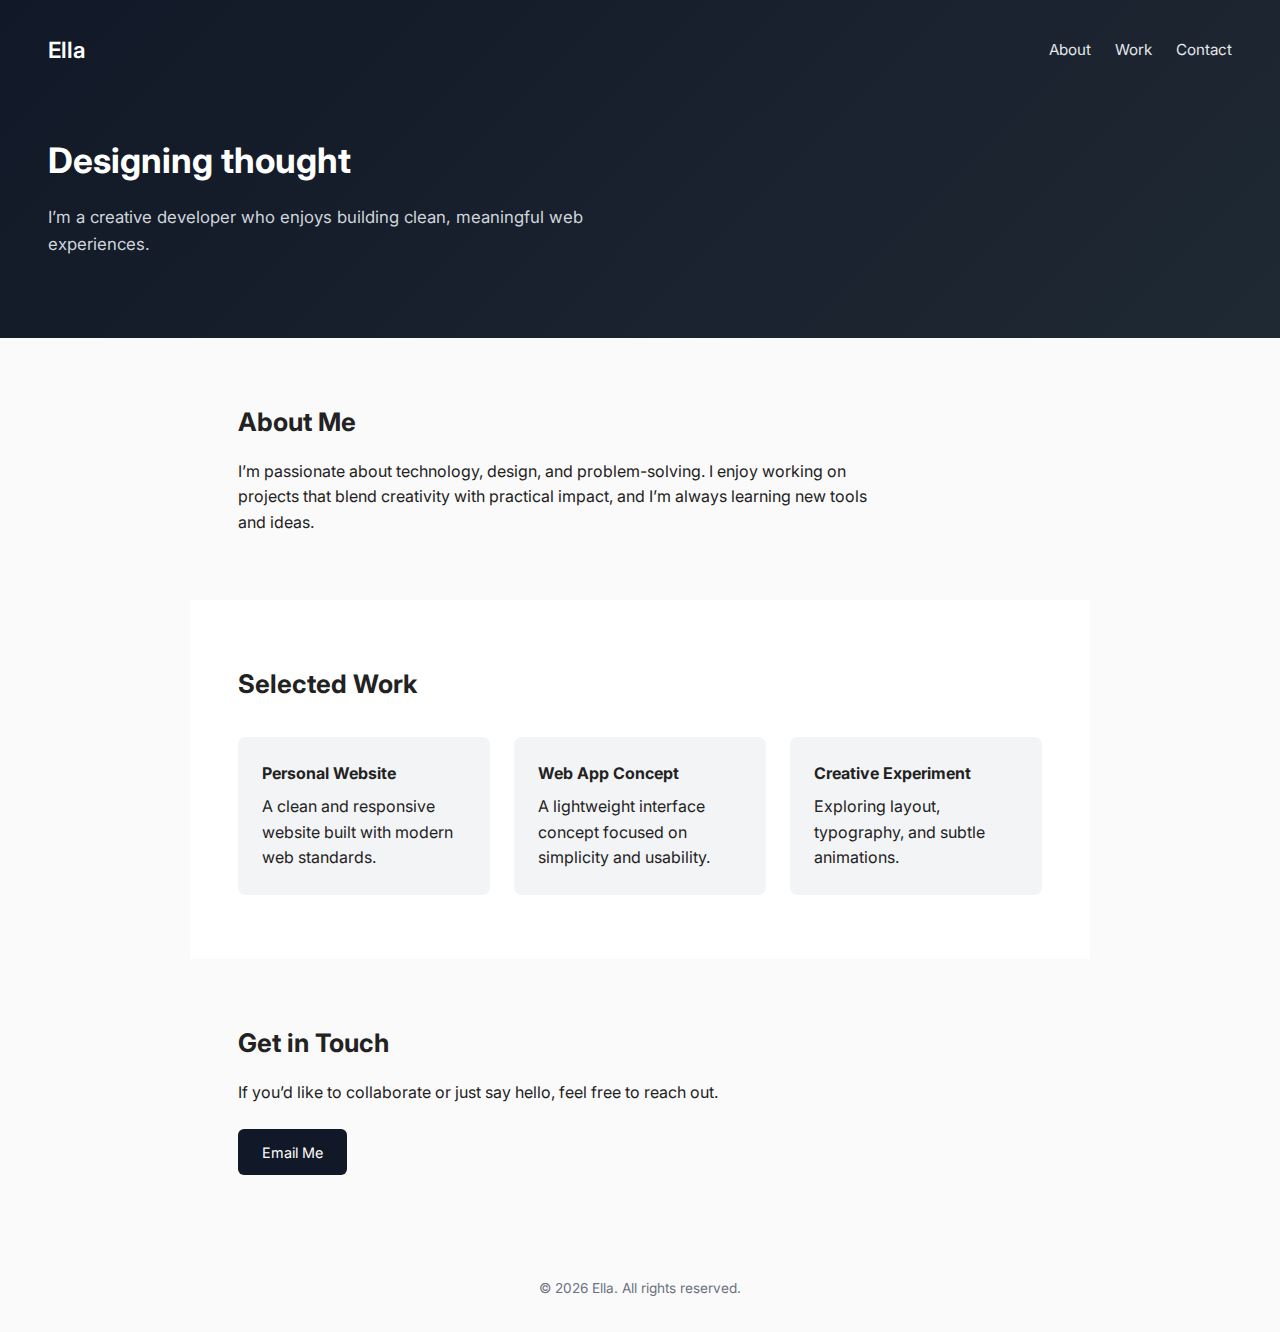
<file: iindex.html>
<!DOCTYPE html>
<html lang="en">

<head>
  <meta charset="UTF-8" />
  <meta name="viewport" content="width=device-width, initial-scale=1.0" />
  <title>Ella | Creative Portfolio</title>
  <link rel="stylesheet" href="css/style.css" />
  <link href="https://fonts.googleapis.com/css2?family=Inter:wght@300;400;600&display=swap" rel="stylesheet">
</head>

<body>
  <div id="scroll-progress"></div>
  <header class="hero">
    <nav class="nav">
      <h1 class="logo">Ella</h1>
      <ul class="nav-links">
        <li><a href="#about" class="nav-link">About</a></li>
        <li><a href="#work">Work</a></li>
        <li><a href="#contact">Contact</a></li>
      </ul>
    </nav>

    <div class="hero-content">
      <!-- <h2>Designing thoughtful digital experiences.</h2> -->
      <h2>
        Designing <span id="typed-text"></span>
      </h2>
      <p>I’m a creative developer who enjoys building clean, meaningful web experiences.</p>
    </div>
  </header>

  <section id="about" class="section">
    <h3>About Me</h3>
    <p>
      I’m passionate about technology, design, and problem-solving. I enjoy working on projects
      that blend creativity with practical impact, and I’m always learning new tools and ideas.
    </p>
  </section>

  <section id="work" class="section alt">
    <h3>Selected Work</h3>
    <div class="cards">
      <div class="card">
        <h4>Personal Website</h4>
        <p>A clean and responsive website built with modern web standards.</p>
      </div>
      <div class="card">
        <h4>Web App Concept</h4>
        <p>A lightweight interface concept focused on simplicity and usability.</p>
      </div>
      <div class="card">
        <h4>Creative Experiment</h4>
        <p>Exploring layout, typography, and subtle animations.</p>
      </div>
    </div>
  </section>

  <section id="contact" class="section">
    <h3>Get in Touch</h3>
    <p>If you’d like to collaborate or just say hello, feel free to reach out.</p>
    <!-- <a href="mailto:hello@example.com" class="button">Email Me</a> -->
    <a href="mailto:hello@example.com" class="button ripple">Email Me</a>
  </section>

  <footer class="footer">
    <p>© 2026 Ella. All rights reserved.</p>
  </footer>
  <script src="js/main.js"></script>
</body>

</html>
</file>
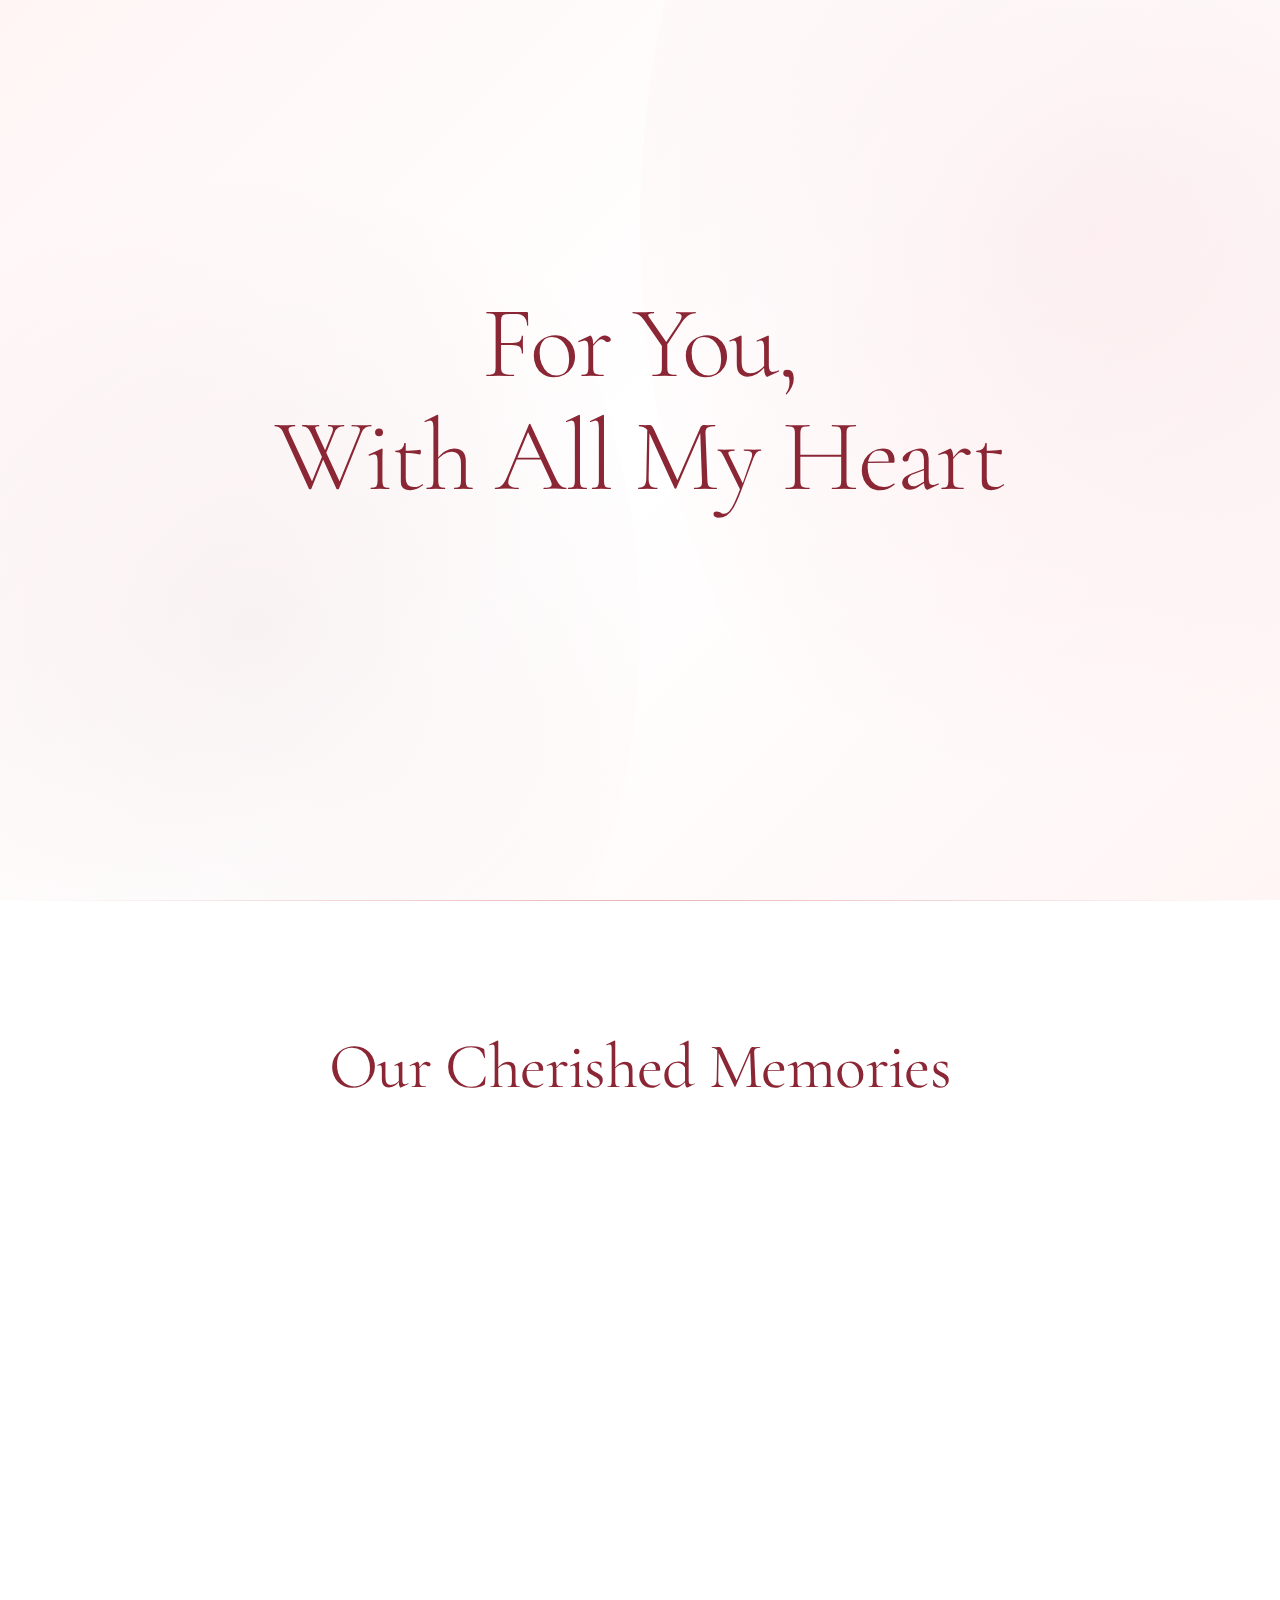
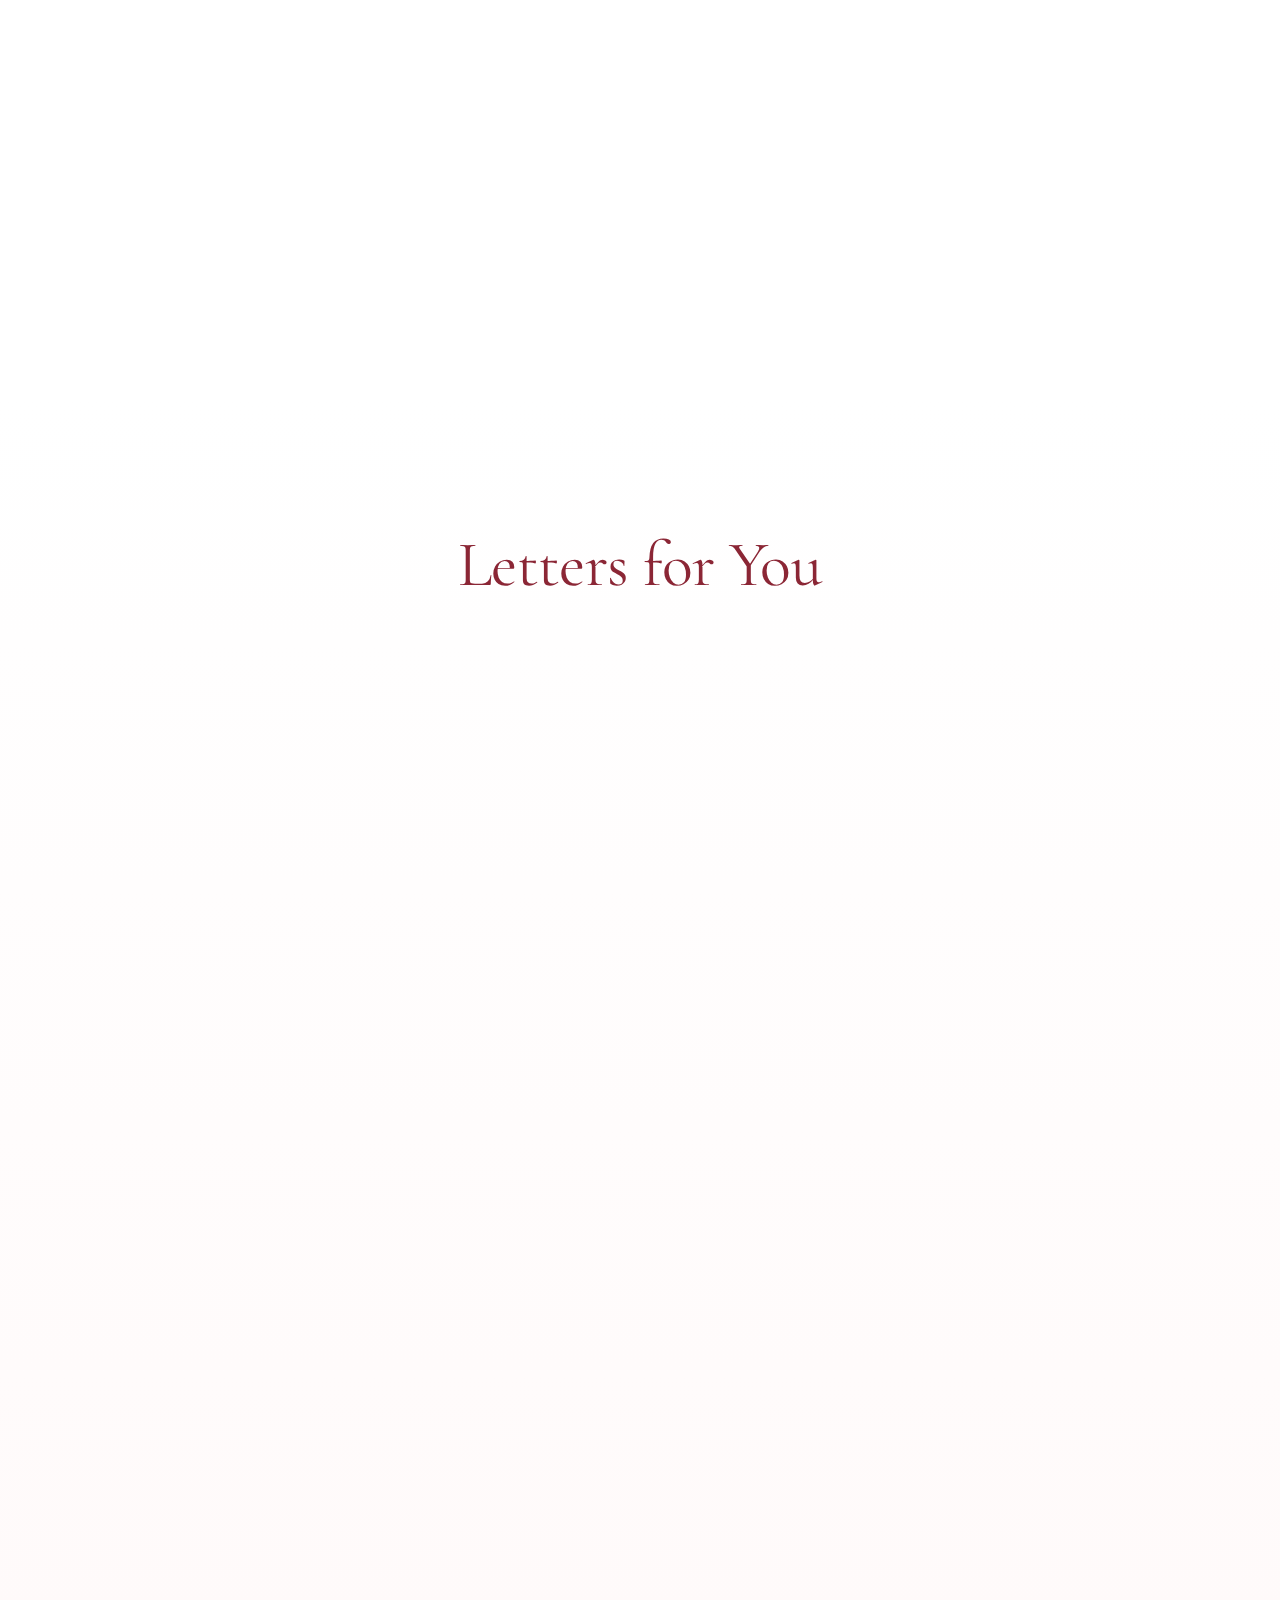
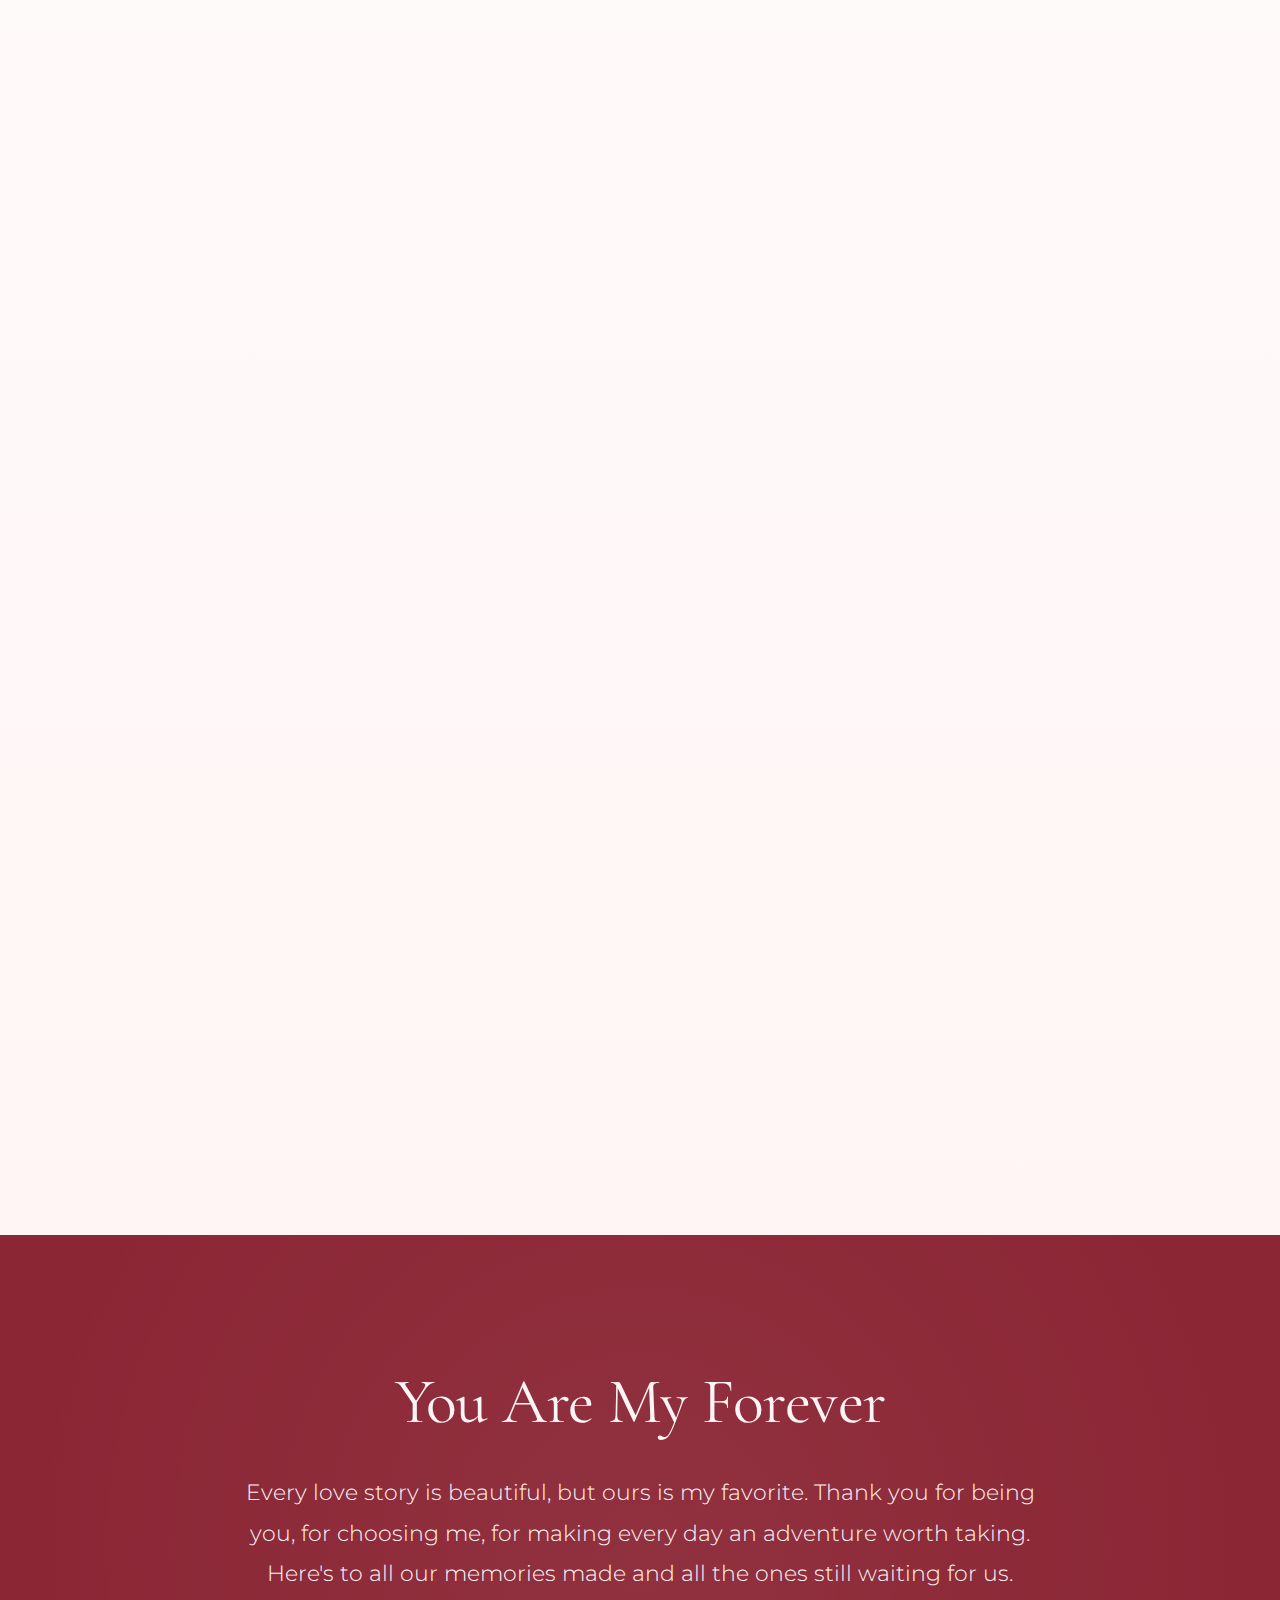
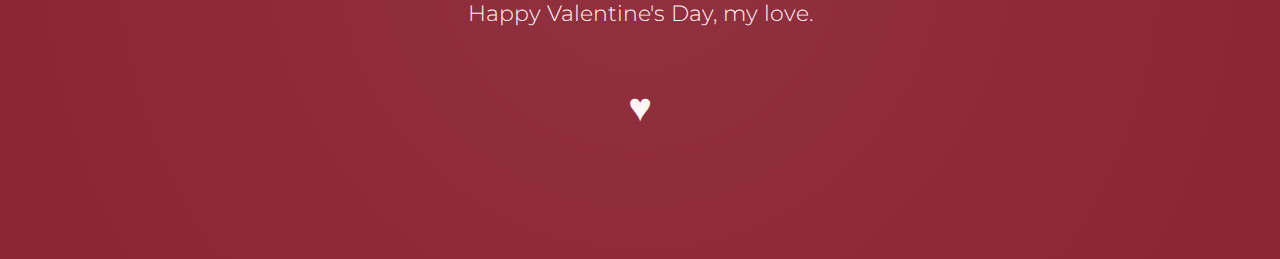
<file: vals.html>
<!DOCTYPE html>
<html lang="en">
<head>
    <meta charset="UTF-8">
    <meta name="viewport" content="width=device-width, initial-scale=1.0">
    <title>For You, With Love</title>
    <link href="https://fonts.googleapis.com/css2?family=Cormorant+Garamond:wght@300;400;500;600&family=Montserrat:wght@300;400;500&display=swap" rel="stylesheet">
    <style>
        * {
            margin: 0;
            padding: 0;
            box-sizing: border-box;
        }

        :root {
            --burgundy: #8B2635;
            --soft-red: #D84A5E;
            --cream: #FFF5F5;
            --white: #FFFFFF;
            --deep-red: #5C1A24;
            --rose: #E8B4B8;
        }

        body {
            font-family: 'Montserrat', sans-serif;
            background: var(--cream);
            color: var(--deep-red);
            overflow-x: hidden;
        }

        .hero {
            min-height: 100vh;
            display: flex;
            align-items: center;
            justify-content: center;
            position: relative;
            background: linear-gradient(135deg, var(--cream) 0%, var(--white) 50%, var(--cream) 100%);
            padding: 2rem;
            overflow: hidden;
        }

        .hero::before {
            content: '';
            position: absolute;
            top: -50%;
            right: -20%;
            width: 70%;
            height: 150%;
            background: radial-gradient(circle, rgba(216, 74, 94, 0.08) 0%, transparent 70%);
            border-radius: 50%;
            animation: float 20s ease-in-out infinite;
        }

        .hero::after {
            content: '';
            position: absolute;
            bottom: -30%;
            left: -10%;
            width: 60%;
            height: 120%;
            background: radial-gradient(circle, rgba(139, 38, 53, 0.05) 0%, transparent 70%);
            border-radius: 50%;
            animation: float 25s ease-in-out infinite reverse;
        }

        @keyframes float {
            0%, 100% { transform: translate(0, 0) rotate(0deg); }
            33% { transform: translate(30px, -30px) rotate(5deg); }
            66% { transform: translate(-20px, 20px) rotate(-5deg); }
        }

        .hero-content {
            text-align: center;
            max-width: 900px;
            position: relative;
            z-index: 2;
            animation: fadeInUp 1.2s ease-out;
        }

        @keyframes fadeInUp {
            from {
                opacity: 0;
                transform: translateY(40px);
            }
            to {
                opacity: 1;
                transform: translateY(0);
            }
        }

        .hero-title {
            font-family: 'Cormorant Garamond', serif;
            font-size: clamp(3rem, 8vw, 6.5rem);
            font-weight: 300;
            color: var(--burgundy);
            margin-bottom: 1.5rem;
            line-height: 1.1;
            letter-spacing: -0.02em;
        }

        .hero-subtitle {
            font-size: clamp(1.1rem, 2.5vw, 1.5rem);
            font-weight: 300;
            color: var(--soft-red);
            margin-bottom: 3rem;
            letter-spacing: 0.05em;
            opacity: 0;
            animation: fadeIn 1s ease-out 0.4s forwards;
        }

        @keyframes fadeIn {
            to { opacity: 1; }
        }

        .scroll-indicator {
            position: absolute;
            bottom: 3rem;
            left: 50%;
            transform: translateX(-50%);
            opacity: 0;
            animation: fadeIn 1s ease-out 0.8s forwards, bounce 2s ease-in-out 1.8s infinite;
        }

        @keyframes bounce {
            0%, 100% { transform: translateX(-50%) translateY(0); }
            50% { transform: translateX(-50%) translateY(10px); }
        }

        .scroll-indicator::before {
            content: '';
            display: block;
            width: 24px;
            height: 40px;
            border: 2px solid var(--burgundy);
            border-radius: 12px;
            position: relative;
            margin: 0 auto 0.5rem;
        }

        .scroll-indicator::after {
            content: '';
            position: absolute;
            top: 8px;
            left: 50%;
            transform: translateX(-50%);
            width: 4px;
            height: 8px;
            background: var(--burgundy);
            border-radius: 2px;
            animation: scrollDot 2s ease-in-out infinite;
        }

        @keyframes scrollDot {
            0%, 100% { transform: translateX(-50%) translateY(0); opacity: 1; }
            50% { transform: translateX(-50%) translateY(16px); opacity: 0; }
        }

        .memories-section {
            padding: 8rem 2rem;
            background: var(--white);
            position: relative;
        }

        .memories-section::before {
            content: '';
            position: absolute;
            top: 0;
            left: 0;
            right: 0;
            height: 1px;
            background: linear-gradient(90deg, transparent, var(--rose), transparent);
        }

        .section-title {
            font-family: 'Cormorant Garamond', serif;
            font-size: clamp(2.5rem, 5vw, 4rem);
            font-weight: 400;
            color: var(--burgundy);
            text-align: center;
            margin-bottom: 4rem;
            letter-spacing: -0.01em;
        }

        .memories-grid {
            max-width: 1200px;
            margin: 0 auto;
            display: grid;
            grid-template-columns: repeat(auto-fit, minmax(280px, 1fr));
            gap: 2.5rem;
        }

        .memory-card {
            background: var(--cream);
            padding: 2.5rem;
            border-radius: 2px;
            position: relative;
            transition: transform 0.4s ease, box-shadow 0.4s ease;
            cursor: default;
            border: 1px solid rgba(139, 38, 53, 0.08);
            opacity: 0;
            animation: fadeInUp 0.8s ease-out forwards;
        }

        .memory-card:nth-child(1) { animation-delay: 0.1s; }
        .memory-card:nth-child(2) { animation-delay: 0.2s; }
        .memory-card:nth-child(3) { animation-delay: 0.3s; }
        .memory-card:nth-child(4) { animation-delay: 0.4s; }

        .memory-card::before {
            content: '';
            position: absolute;
            top: -1px;
            left: -1px;
            right: -1px;
            bottom: -1px;
            background: linear-gradient(135deg, var(--soft-red), var(--burgundy));
            border-radius: 2px;
            opacity: 0;
            transition: opacity 0.4s ease;
            z-index: -1;
        }

        .memory-card:hover {
            transform: translateY(-8px);
            box-shadow: 0 20px 40px rgba(139, 38, 53, 0.15);
        }

        .memory-card:hover::before {
            opacity: 1;
        }

        .memory-date {
            font-size: 0.85rem;
            color: var(--soft-red);
            text-transform: uppercase;
            letter-spacing: 0.1em;
            margin-bottom: 1rem;
            font-weight: 500;
        }

        .memory-title {
            font-family: 'Cormorant Garamond', serif;
            font-size: 1.8rem;
            font-weight: 500;
            color: var(--burgundy);
            margin-bottom: 1rem;
            line-height: 1.3;
        }

        .memory-text {
            font-size: 1rem;
            line-height: 1.7;
            color: var(--deep-red);
            font-weight: 300;
        }

        .open-when-section {
            padding: 8rem 2rem;
            background: linear-gradient(180deg, var(--white) 0%, var(--cream) 100%);
        }

        .letters-container {
            max-width: 1100px;
            margin: 0 auto;
        }

        .letter-envelope {
            margin-bottom: 5rem;
            opacity: 0;
            animation: fadeInUp 0.8s ease-out forwards;
        }

        .letter-envelope:nth-child(1) { animation-delay: 0.1s; }
        .letter-envelope:nth-child(2) { animation-delay: 0.2s; }
        .letter-envelope:nth-child(3) { animation-delay: 0.3s; }

        .envelope-header {
            text-align: center;
            margin-bottom: 2.5rem;
            position: relative;
        }

        .envelope-header::before,
        .envelope-header::after {
            content: '♥';
            position: absolute;
            top: 50%;
            transform: translateY(-50%);
            font-size: 1rem;
            color: var(--soft-red);
            opacity: 0.4;
        }

        .envelope-header::before { left: 20%; }
        .envelope-header::after { right: 20%; }

        .envelope-title {
            font-family: 'Cormorant Garamond', serif;
            font-size: clamp(1.8rem, 4vw, 2.8rem);
            font-weight: 400;
            color: var(--burgundy);
            font-style: italic;
            display: inline-block;
            position: relative;
        }

        .letter-content {
            background: var(--white);
            padding: 3.5rem;
            max-width: 750px;
            margin: 0 auto;
            position: relative;
            box-shadow: 0 10px 30px rgba(139, 38, 53, 0.08);
            border-left: 3px solid var(--soft-red);
        }

        .letter-content::before {
            content: '"';
            position: absolute;
            top: 1rem;
            left: 1.5rem;
            font-family: 'Cormorant Garamond', serif;
            font-size: 5rem;
            color: var(--rose);
            line-height: 1;
            opacity: 0.3;
        }

        .letter-text {
            font-size: 1.1rem;
            line-height: 1.9;
            color: var(--deep-red);
            font-weight: 300;
            text-align: justify;
            text-justify: inter-word;
        }

        .letter-signature {
            margin-top: 2.5rem;
            text-align: right;
            font-family: 'Cormorant Garamond', serif;
            font-size: 1.6rem;
            color: var(--burgundy);
            font-style: italic;
        }

        .conclusion-section {
            padding: 8rem 2rem;
            background: var(--burgundy);
            color: var(--cream);
            text-align: center;
            position: relative;
            overflow: hidden;
        }

        .conclusion-section::before {
            content: '';
            position: absolute;
            top: -50%;
            left: 50%;
            transform: translateX(-50%);
            width: 100%;
            height: 200%;
            background: radial-gradient(circle, rgba(255, 255, 255, 0.05) 0%, transparent 70%);
        }

        .conclusion-content {
            max-width: 800px;
            margin: 0 auto;
            position: relative;
            z-index: 2;
        }

        .conclusion-title {
            font-family: 'Cormorant Garamond', serif;
            font-size: clamp(2.5rem, 5vw, 4.5rem);
            font-weight: 400;
            margin-bottom: 2rem;
            letter-spacing: -0.01em;
        }

        .conclusion-text {
            font-size: clamp(1.1rem, 2.5vw, 1.4rem);
            line-height: 1.8;
            font-weight: 300;
            margin-bottom: 3rem;
        }

        .heart-decoration {
            font-size: 2.5rem;
            animation: heartbeat 2s ease-in-out infinite;
        }

        @keyframes heartbeat {
            0%, 100% { transform: scale(1); }
            25% { transform: scale(1.1); }
            50% { transform: scale(1); }
        }

        @media (max-width: 768px) {
            .hero {
                padding: 1.5rem;
            }

            .memories-section,
            .open-when-section,
            .conclusion-section {
                padding: 5rem 1.5rem;
            }

            .letter-content {
                padding: 2rem;
            }

            .envelope-header::before,
            .envelope-header::after {
                display: none;
            }

            .letter-text {
                text-align: left;
            }
        }
    </style>
</head>
<body>
    <!-- Hero Section -->
    <section class="hero">
        <div class="hero-content">
            <h1 class="hero-title">For You,<br>With All My Heart</h1>
            <p class="hero-subtitle">A collection of moments, memories, and love letters</p>
        </div>
        <div class="scroll-indicator"></div>
    </section>

    <!-- Memories Section -->
    <section class="memories-section">
        <h2 class="section-title">Our Cherished Memories</h2>
        <div class="memories-grid">
            <div class="memory-card">
                <div class="memory-date">December 2023</div>
                <h3 class="memory-title">That First Coffee</h3>
                <p class="memory-text">The way you laughed at my terrible joke about the latte art. I knew right then that I wanted to hear that sound for the rest of my life. Your smile lit up the whole café.</p>
            </div>

            <div class="memory-card">
                <div class="memory-date">March 2024</div>
                <h3 class="memory-title">Sunset by the Lake</h3>
                <p class="memory-text">When we sat in comfortable silence, watching the sun paint the sky in shades of gold and pink. No words needed. Just your hand in mine and the world feeling perfectly right.</p>
            </div>

            <div class="memory-card">
                <div class="memory-date">July 2024</div>
                <h3 class="memory-title">Dancing in the Rain</h3>
                <p class="memory-text">Remember how we got caught in that summer storm? Instead of running for cover, we danced. You told me I was crazy, but you were laughing the whole time. Pure magic.</p>
            </div>

            <div class="memory-card">
                <div class="memory-date">November 2024</div>
                <h3 class="memory-title">The Quiet Morning</h3>
                <p class="memory-text">Waking up to find you'd made breakfast and left me a note on the counter. "Good morning, beautiful." The simplest gesture, but it made my entire week. You make ordinary moments extraordinary.</p>
            </div>
        </div>
    </section>

    <!-- Open When Letters Section -->
    <section class="open-when-section">
        <h2 class="section-title">Letters for You</h2>
        <div class="letters-container">
            
            <div class="letter-envelope">
                <div class="envelope-header">
                    <h3 class="envelope-title">Open When You Think of Me</h3>
                </div>
                <div class="letter-content">
                    <p class="letter-text">I hope you're smiling right now, because I'm thinking of you too. Wherever you are, whatever you're doing, know that you crossed my mind and made this moment brighter. You have this way of staying with me even when we're apart. In the quiet moments, in the busy ones, in everything between. You're woven into my thoughts like a favorite song I can't help but replay. I miss you when you're not here, but I carry you with me always. Think of this as me giving you a hug from wherever I am. Close your eyes, take a deep breath, and feel how much you mean to me.</p>
                    <div class="letter-signature">Always yours</div>
                </div>
            </div>

            <div class="letter-envelope">
                <div class="envelope-header">
                    <h3 class="envelope-title">Open When You Need to Know How Special You Are</h3>
                </div>
                <div class="letter-content">
                    <p class="letter-text">You are extraordinary. Not because of any single thing you do, but because of who you are at your core. The way you care for others without keeping score. The way you find joy in small things. The way you make people feel seen and valued. Your kindness is not a weakness; it's your superpower. Your sensitivity is not too much; it's what makes you beautifully human. The world needs more people like you. I need you. On days when you doubt yourself, remember that you are someone's reason to smile. You are my reason. You light up rooms just by being in them. You make life better simply by existing in it. Never forget how rare and precious you are.</p>
                    <div class="letter-signature">Your biggest admirer</div>
                </div>
            </div>

            <div class="letter-envelope">
                <div class="envelope-header">
                    <h3 class="envelope-title">Open When You're Missing Me</h3>
                </div>
                <div class="letter-content">
                    <p class="letter-text">I miss you too. Distance is just a test to see how far love can travel, and ours goes on forever. Close your eyes and picture this: I'm right there beside you. My hand is holding yours. I'm listening to whatever you need to say, or we're sitting in that comfortable silence we've perfected. I'm there in the memories we've made and in all the ones we're going to create. Until we're together again, look at the stars and know I'm looking at them too. Listen to our favorite songs. Reread these letters. Hold onto the thought that missing someone means you're lucky enough to have someone worth missing. And you, my love, are worth every moment of missing and every mile between us.</p>
                    <div class="letter-signature">Until we meet again</div>
                </div>
            </div>

        </div>
    </section>

    <!-- Conclusion Section -->
    <section class="conclusion-section">
        <div class="conclusion-content">
            <h2 class="conclusion-title">You Are My Forever</h2>
            <p class="conclusion-text">Every love story is beautiful, but ours is my favorite. Thank you for being you, for choosing me, for making every day an adventure worth taking. Here's to all our memories made and all the ones still waiting for us. Happy Valentine's Day, my love.</p>
            <div class="heart-decoration">♥</div>
        </div>
    </section>

</body>
</html>
</file>
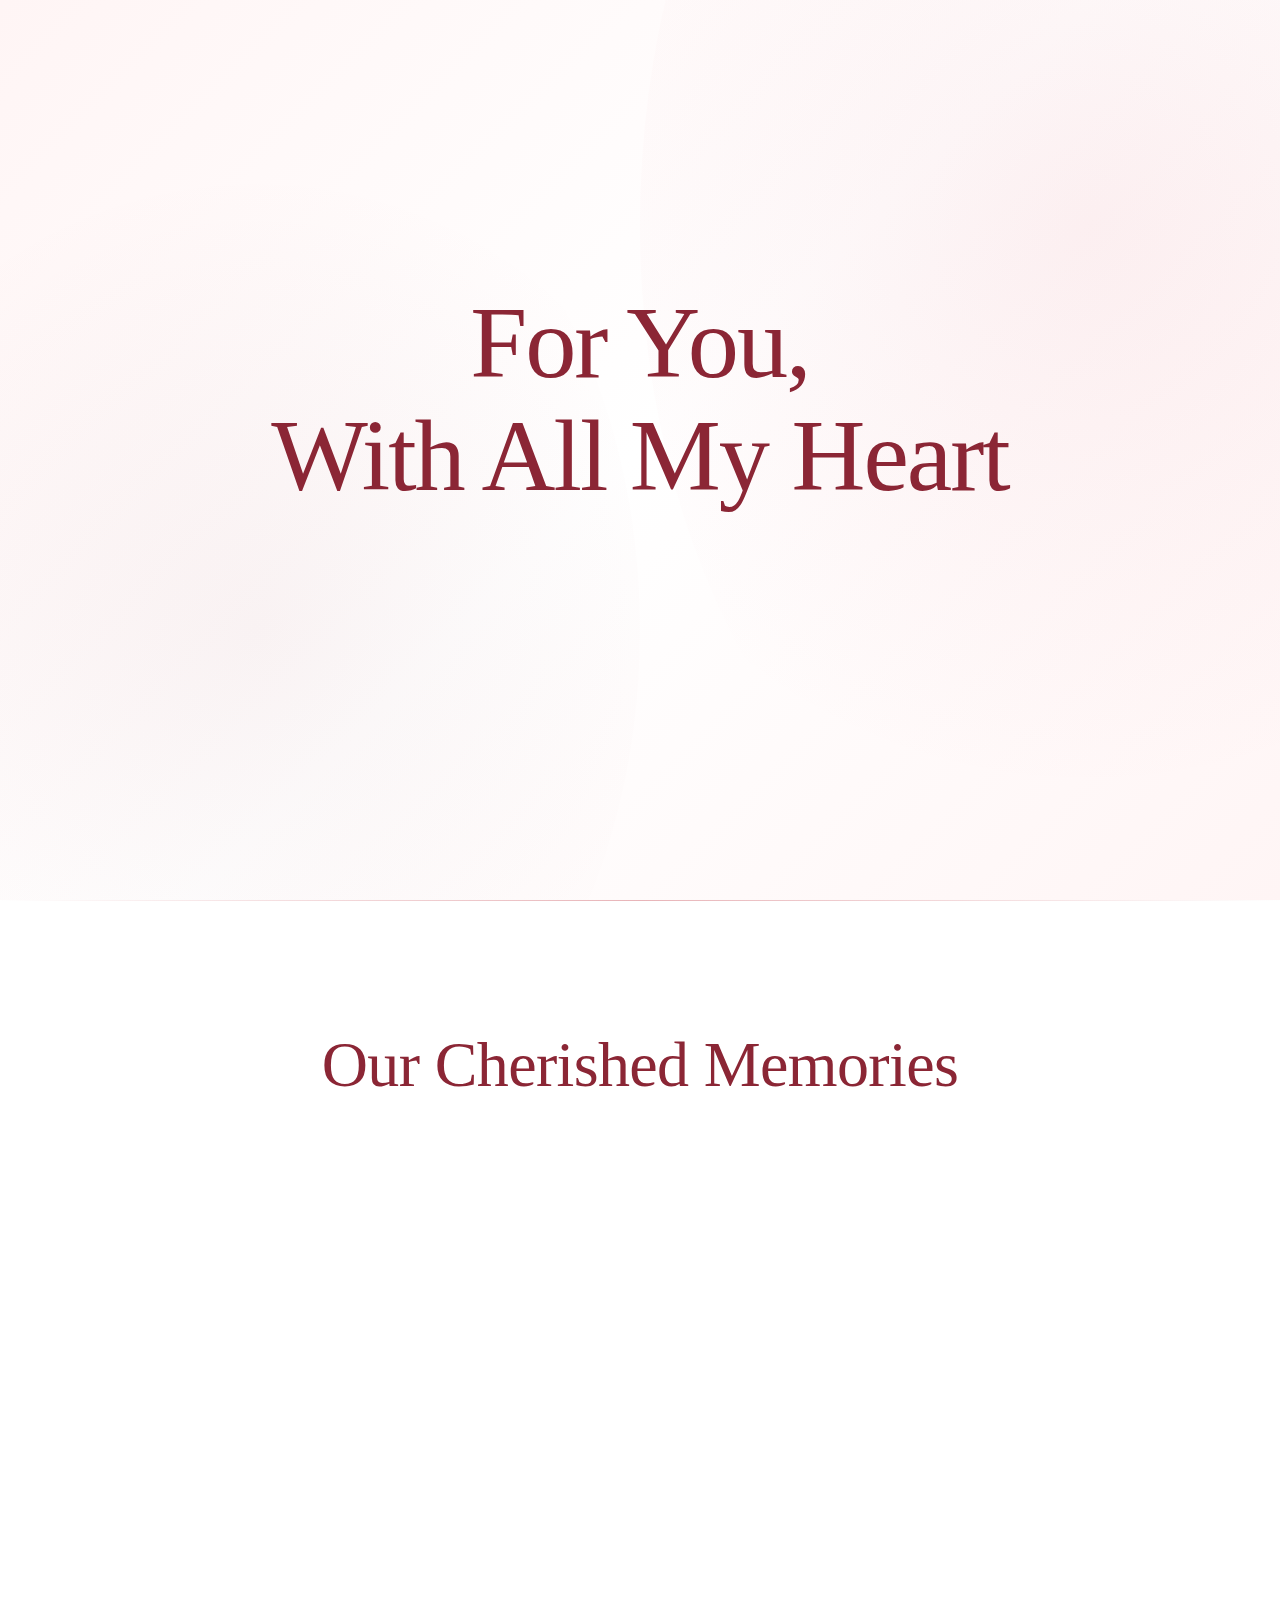
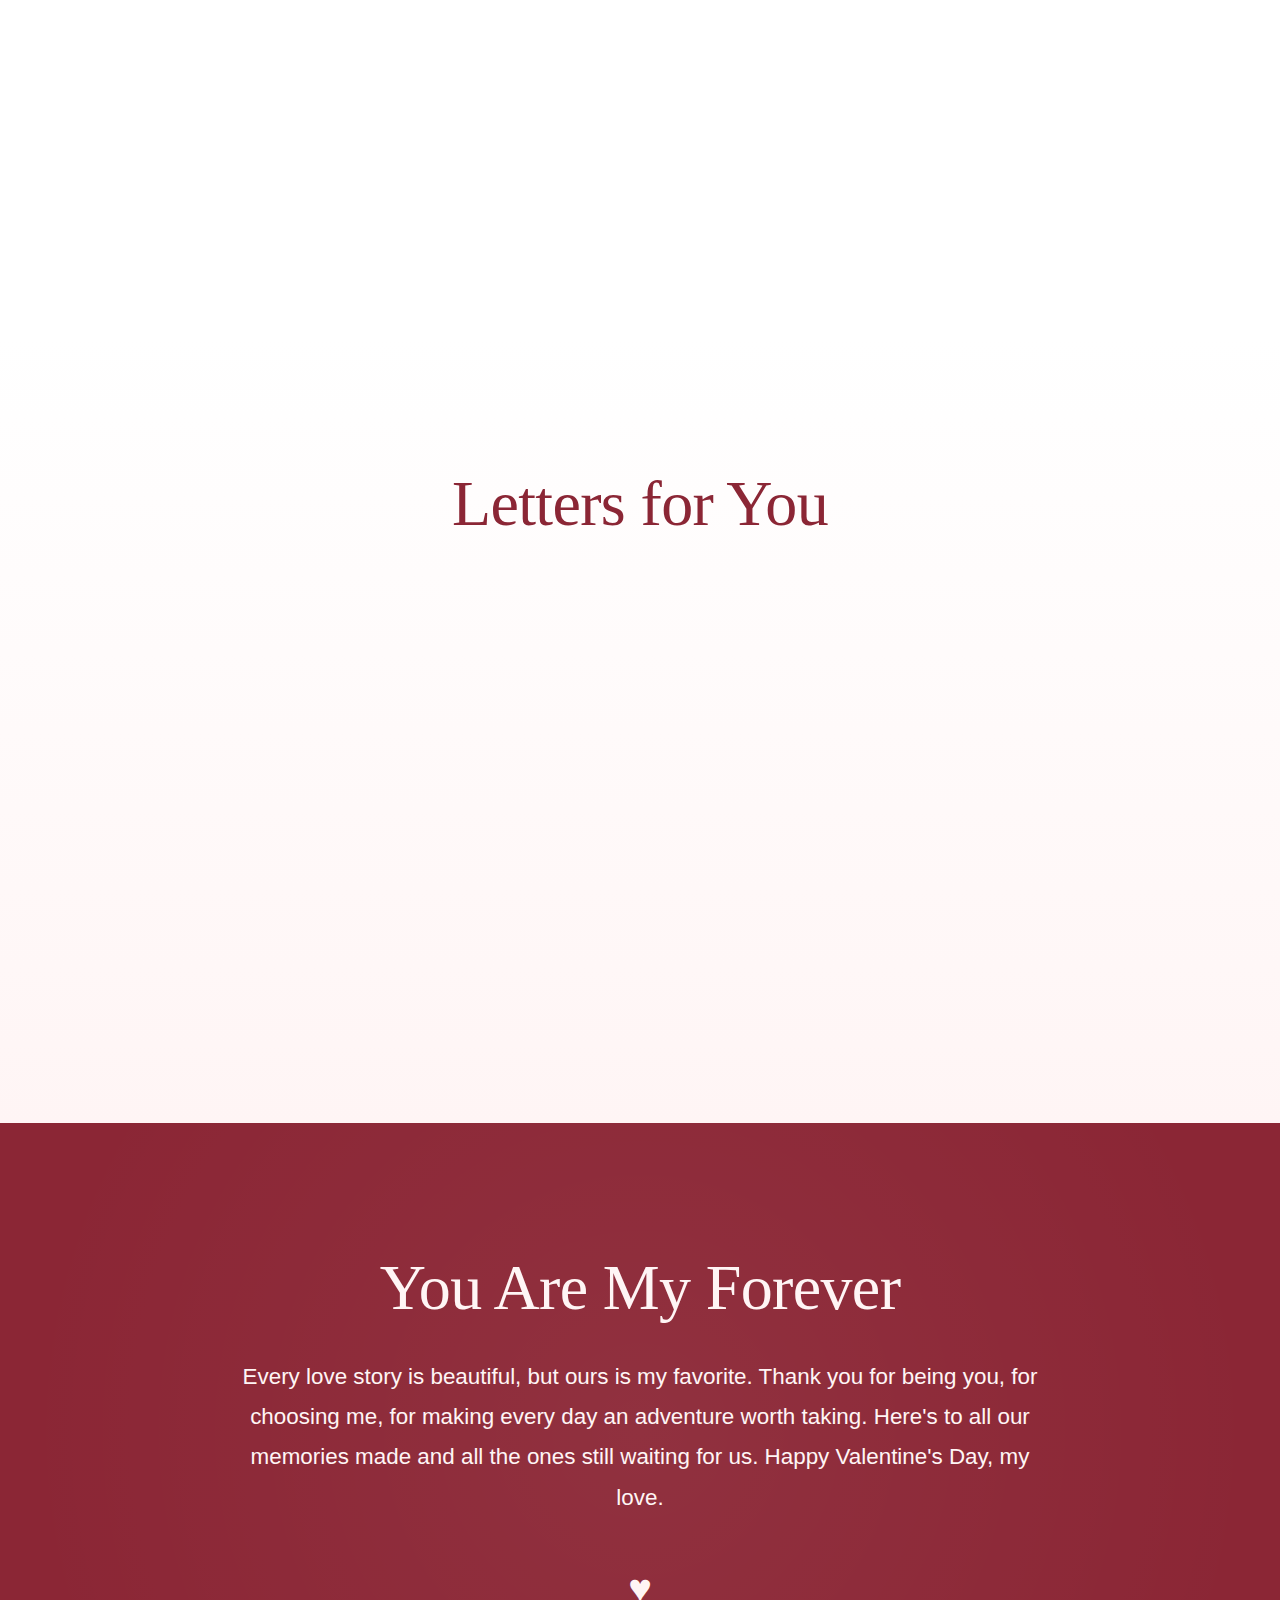
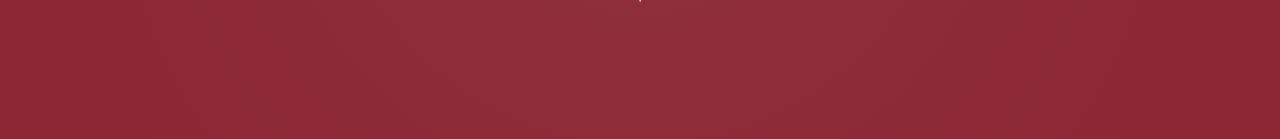
<file: vals2.html>
<!DOCTYPE html>
<html lang="en">

<head>
    <meta charset="UTF-8">
    <meta name="viewport" content="width=device-width, initial-scale=1.0">
    <link rel="preconnect" href="https://fonts.googleapis.com">
    <link rel="preconnect" href="https://fonts.gstatic.com" crossorigin>
    <link
        href="https://fonts.googleapis.com/css2?family=Comic+Neue:ital,wght@0,300;0,400;0,700;1,300;1,400;1,700&family=Inter:ital,opsz,wght@0,14..32,100..900;1,14..32,100..900&display=swap"
        rel="stylesheet">
    <title>For You, With Love</title>
    <style>
        * {
            margin: 0;
            padding: 0;
            box-sizing: border-box;
        }

        :root {
            --burgundy: #8B2635;
            --soft-red: #D84A5E;
            --cream: #FFF5F5;
            --white: #FFFFFF;
            --deep-red: #5C1A24;
            --rose: #E8B4B8;
        }

        body {
            font-family: 'Montserrat', sans-serif;
            background: var(--cream);
            color: var(--deep-red);
            overflow-x: hidden;
        }

        .hero {
            min-height: 100vh;
            display: flex;
            align-items: center;
            justify-content: center;
            position: relative;
            background: linear-gradient(135deg, var(--cream) 0%, var(--white) 50%, var(--cream) 100%);
            padding: 2rem;
            overflow: hidden;
        }

        .hero::before {
            content: '';
            position: absolute;
            top: -50%;
            right: -20%;
            width: 70%;
            height: 150%;
            background: radial-gradient(circle, rgba(216, 74, 94, 0.08) 0%, transparent 70%);
            border-radius: 50%;
            animation: float 20s ease-in-out infinite;
        }

        .hero::after {
            content: '';
            position: absolute;
            bottom: -30%;
            left: -10%;
            width: 60%;
            height: 120%;
            background: radial-gradient(circle, rgba(139, 38, 53, 0.05) 0%, transparent 70%);
            border-radius: 50%;
            animation: float 25s ease-in-out infinite reverse;
        }

        @keyframes float {

            0%,
            100% {
                transform: translate(0, 0) rotate(0deg);
            }

            33% {
                transform: translate(30px, -30px) rotate(5deg);
            }

            66% {
                transform: translate(-20px, 20px) rotate(-5deg);
            }
        }

        .hero-content {
            text-align: center;
            max-width: 900px;
            position: relative;
            z-index: 2;
            animation: fadeInUp 1.2s ease-out;
        }

        @keyframes fadeInUp {
            from {
                opacity: 0;
                transform: translateY(40px);
            }

            to {
                opacity: 1;
                transform: translateY(0);
            }
        }

        .hero-title {
            font-family: 'Cormorant Garamond', serif;
            font-size: clamp(3rem, 8vw, 6.5rem);
            font-weight: 300;
            color: var(--burgundy);
            margin-bottom: 1.5rem;
            line-height: 1.1;
            letter-spacing: -0.02em;
        }

        .hero-subtitle {
            font-size: clamp(1.1rem, 2.5vw, 1.5rem);
            font-weight: 300;
            color: var(--soft-red);
            margin-bottom: 3rem;
            letter-spacing: 0.05em;
            opacity: 0;
            animation: fadeIn 1s ease-out 0.4s forwards;
        }

        @keyframes fadeIn {
            to {
                opacity: 1;
            }
        }

        .scroll-indicator {
            position: absolute;
            bottom: 3rem;
            left: 50%;
            transform: translateX(-50%);
            opacity: 0;
            animation: fadeIn 1s ease-out 0.8s forwards, bounce 2s ease-in-out 1.8s infinite;
        }

        @keyframes bounce {

            0%,
            100% {
                transform: translateX(-50%) translateY(0);
            }

            50% {
                transform: translateX(-50%) translateY(10px);
            }
        }

        .scroll-indicator::before {
            content: '';
            display: block;
            width: 24px;
            height: 40px;
            border: 2px solid var(--burgundy);
            border-radius: 12px;
            position: relative;
            margin: 0 auto 0.5rem;
        }

        .scroll-indicator::after {
            content: '';
            position: absolute;
            top: 8px;
            left: 50%;
            transform: translateX(-50%);
            width: 4px;
            height: 8px;
            background: var(--burgundy);
            border-radius: 2px;
            animation: scrollDot 2s ease-in-out infinite;
        }

        @keyframes scrollDot {

            0%,
            100% {
                transform: translateX(-50%) translateY(0);
                opacity: 1;
            }

            50% {
                transform: translateX(-50%) translateY(16px);
                opacity: 0;
            }
        }

        .memories-section {
            padding: 8rem 2rem;
            background: var(--white);
            position: relative;
        }

        .memories-section::before {
            content: '';
            position: absolute;
            top: 0;
            left: 0;
            right: 0;
            height: 1px;
            background: linear-gradient(90deg, transparent, var(--rose), transparent);
        }

        .section-title {
            font-family: 'Cormorant Garamond', serif;
            font-size: clamp(2.5rem, 5vw, 4rem);
            font-weight: 400;
            color: var(--burgundy);
            text-align: center;
            margin-bottom: 4rem;
            letter-spacing: -0.01em;
        }

        .memories-grid {
            max-width: 1200px;
            margin: 0 auto;
            display: grid;
            grid-template-columns: repeat(auto-fit, minmax(280px, 1fr));
            gap: 2.5rem;
        }

        .memory-card {
            background: var(--cream);
            padding: 2.5rem;
            border-radius: 2px;
            position: relative;
            transition: transform 0.4s ease, box-shadow 0.4s ease;
            cursor: pointer;
            border: 1px solid rgba(139, 38, 53, 0.08);
            opacity: 0;
            animation: fadeInUp 0.8s ease-out forwards;
        }

        .memory-card:nth-child(1) {
            animation-delay: 0.1s;
        }

        .memory-card:nth-child(2) {
            animation-delay: 0.2s;
        }

        .memory-card:nth-child(3) {
            animation-delay: 0.3s;
        }

        .memory-card:nth-child(4) {
            animation-delay: 0.4s;
        }

        .memory-card::before {
            content: '';
            position: absolute;
            top: -1px;
            left: -1px;
            right: -1px;
            bottom: -1px;
            background: linear-gradient(135deg, var(--soft-red), var(--burgundy));
            border-radius: 2px;
            opacity: 0;
            transition: opacity 0.4s ease;
            z-index: -1;
        }

        .memory-card:hover {
            transform: translateY(-8px);
            box-shadow: 0 20px 40px rgba(139, 38, 53, 0.15);
        }

        .memory-card:hover::before {
            opacity: 1;
        }

        .memory-card::after {
            content: 'Click to view';
            position: absolute;
            bottom: 1.5rem;
            right: 2rem;
            font-size: 0.75rem;
            color: var(--soft-red);
            text-transform: uppercase;
            letter-spacing: 0.1em;
            opacity: 0;
            transition: opacity 0.3s ease;
            font-weight: 500;
        }

        .memory-card:hover::after {
            opacity: 0.7;
        }

        /* Modal Styles */
        .modal {
            position: fixed;
            top: 0;
            left: 0;
            right: 0;
            bottom: 0;
            background: rgba(92, 26, 36, 0.95);
            display: flex;
            align-items: center;
            justify-content: center;
            z-index: 1000;
            opacity: 0;
            visibility: hidden;
            transition: opacity 0.4s ease, visibility 0.4s ease;
            padding: 2rem;
            backdrop-filter: blur(10px);
        }

        .modal.active {
            opacity: 1;
            visibility: visible;
        }

        .modal-content {
            max-width: 1100px;
            width: 100%;
            background: var(--white);
            border-radius: 4px;
            overflow: hidden;
            position: relative;
            transform: scale(0.9) translateY(30px);
            transition: transform 0.4s cubic-bezier(0.34, 1.56, 0.64, 1);
            box-shadow: 0 30px 60px rgba(0, 0, 0, 0.3);
        }

        .modal.active .modal-content {
            transform: scale(1) translateY(0);
        }

        .modal-close {
            position: absolute;
            top: 1.5rem;
            right: 1.5rem;
            width: 48px;
            height: 48px;
            background: var(--white);
            border: none;
            border-radius: 50%;
            cursor: pointer;
            z-index: 10;
            display: flex;
            align-items: center;
            justify-content: center;
            transition: all 0.3s ease;
            box-shadow: 0 4px 12px rgba(0, 0, 0, 0.15);
        }

        .modal-close:hover {
            background: var(--burgundy);
            transform: rotate(90deg);
        }

        .modal-close::before,
        .modal-close::after {
            content: '';
            position: absolute;
            width: 20px;
            height: 2px;
            background: var(--burgundy);
            transition: background 0.3s ease;
        }

        .modal-close:hover::before,
        .modal-close:hover::after {
            background: var(--white);
        }

        .modal-close::before {
            transform: rotate(45deg);
        }

        .modal-close::after {
            transform: rotate(-45deg);
        }

        .modal-media {
            width: 100%;
            height: 500px;
            object-fit: cover;
            display: block;
        }

        .modal-text-container {
            padding: 3rem;
            background: linear-gradient(135deg, var(--cream) 0%, var(--white) 100%);
        }

        .modal-date {
            font-size: 0.9rem;
            color: var(--soft-red);
            text-transform: uppercase;
            letter-spacing: 0.15em;
            margin-bottom: 1rem;
            font-weight: 500;
        }

        .modal-title {
            font-family: 'Cormorant Garamond', serif;
            font-size: 2.5rem;
            font-weight: 500;
            color: var(--burgundy);
            margin-bottom: 1.5rem;
            line-height: 1.2;
        }

        .modal-description {
            font-size: 1.15rem;
            line-height: 1.9;
            color: var(--deep-red);
            font-weight: 300;
        }

        .memory-date {
            font-size: 0.85rem;
            color: var(--soft-red);
            text-transform: uppercase;
            letter-spacing: 0.1em;
            margin-bottom: 1rem;
            font-weight: 500;
        }

        .memory-title {
            font-family: 'Cormorant Garamond', serif;
            font-size: 1.8rem;
            font-weight: 500;
            color: var(--burgundy);
            margin-bottom: 1rem;
            line-height: 1.3;
        }

        .memory-text {
            font-size: 1rem;
            line-height: 1.7;
            color: var(--deep-red);
            font-weight: 300;
        }

        .open-when-section {
            padding: 8rem 2rem;
            background: linear-gradient(180deg, var(--white) 0%, var(--cream) 100%);
        }

        .letters-container {
            max-width: 900px;
            margin: 0 auto;
        }

        .letter-envelope {
            margin-bottom: 1.5rem;
            border: 1px solid rgba(139, 38, 53, 0.15);
            border-radius: 2px;
            overflow: hidden;
            background: var(--white);
            transition: all 0.3s ease;
            opacity: 0;
            animation: fadeInUp 0.8s ease-out forwards;
        }

        .letter-envelope:nth-child(1) {
            animation-delay: 0.1s;
        }

        .letter-envelope:nth-child(2) {
            animation-delay: 0.2s;
        }

        .letter-envelope:nth-child(3) {
            animation-delay: 0.3s;
        }

        .letter-envelope:hover {
            border-color: rgba(139, 38, 53, 0.3);
            box-shadow: 0 8px 24px rgba(139, 38, 53, 0.08);
        }

        .letter-envelope.active {
            border-color: var(--soft-red);
            box-shadow: 0 12px 32px rgba(139, 38, 53, 0.12);
        }

        .envelope-header {
            padding: 2rem 2.5rem;
            cursor: pointer;
            position: relative;
            display: flex;
            align-items: center;
            justify-content: space-between;
            transition: background 0.3s ease;
            user-select: none;
        }

        .envelope-header:hover {
            background: rgba(216, 74, 94, 0.02);
        }

        .letter-envelope.active .envelope-header {
            background: rgba(216, 74, 94, 0.04);
        }

        .envelope-title {
            font-family: 'Cormorant Garamond', serif;
            font-size: clamp(1.5rem, 3vw, 2rem);
            font-weight: 400;
            color: var(--burgundy);
            font-style: italic;
            flex: 1;
        }

        .accordion-icon {
            width: 40px;
            height: 40px;
            border-radius: 50%;
            background: var(--cream);
            display: flex;
            align-items: center;
            justify-content: center;
            position: relative;
            transition: all 0.4s ease;
            flex-shrink: 0;
            margin-left: 1rem;
        }

        .accordion-icon::before,
        .accordion-icon::after {
            content: '';
            position: absolute;
            background: var(--burgundy);
            transition: all 0.4s ease;
        }

        .accordion-icon::before {
            width: 14px;
            height: 2px;
        }

        .accordion-icon::after {
            width: 2px;
            height: 14px;
        }

        .letter-envelope.active .accordion-icon {
            background: var(--soft-red);
            transform: rotate(90deg);
        }

        .letter-envelope.active .accordion-icon::before,
        .letter-envelope.active .accordion-icon::after {
            background: var(--white);
        }

        .letter-envelope.active .accordion-icon::after {
            opacity: 0;
            transform: rotate(90deg);
        }

        .letter-content {
            max-height: 0;
            overflow: hidden;
            transition: max-height 0.5s cubic-bezier(0.4, 0, 0.2, 1), padding 0.5s ease;
            padding: 0 2.5rem;
        }

        .letter-envelope.active .letter-content {
            max-height: 1000px;
            padding: 0 2.5rem 2.5rem 2.5rem;
        }

        .letter-inner {
            position: relative;
            padding: 2.5rem;
            background: linear-gradient(135deg, var(--cream) 0%, var(--white) 100%);
            border-left: 3px solid var(--soft-red);
            margin-top: 1.5rem;
        }

        .letter-inner::before {
            content: '"';
            position: absolute;
            top: 1rem;
            left: 1rem;
            font-family: 'Cormorant Garamond', serif;
            font-size: 4rem;
            color: var(--rose);
            line-height: 1;
            opacity: 0.3;
        }

        .letter-text {
            font-size: 1.05rem;
            line-height: 1.9;
            color: var(--deep-red);
            font-weight: 300;
        }

        .letter-signature {
            margin-top: 2rem;
            text-align: right;
            font-family: 'Cormorant Garamond', serif;
            font-size: 1.5rem;
            color: var(--burgundy);
            font-style: italic;
        }

        .conclusion-section {
            padding: 8rem 2rem;
            background: var(--burgundy);
            color: var(--cream);
            text-align: center;
            position: relative;
            overflow: hidden;
        }

        .conclusion-section::before {
            content: '';
            position: absolute;
            top: -50%;
            left: 50%;
            transform: translateX(-50%);
            width: 100%;
            height: 200%;
            background: radial-gradient(circle, rgba(255, 255, 255, 0.05) 0%, transparent 70%);
        }

        .conclusion-content {
            max-width: 800px;
            margin: 0 auto;
            position: relative;
            z-index: 2;
        }

        .conclusion-title {
            font-family: 'Cormorant Garamond', serif;
            font-size: clamp(2.5rem, 5vw, 4.5rem);
            font-weight: 400;
            margin-bottom: 2rem;
            letter-spacing: -0.01em;
        }

        .conclusion-text {
            font-size: clamp(1.1rem, 2.5vw, 1.4rem);
            line-height: 1.8;
            font-weight: 300;
            margin-bottom: 3rem;
        }

        .heart-decoration {
            font-size: 2.5rem;
            animation: heartbeat 2s ease-in-out infinite;
        }

        @keyframes heartbeat {

            0%,
            100% {
                transform: scale(1);
            }

            25% {
                transform: scale(1.1);
            }

            50% {
                transform: scale(1);
            }
        }

        @media (max-width: 768px) {
            .hero {
                padding: 1.5rem;
            }

            .memories-section,
            .open-when-section,
            .conclusion-section {
                padding: 5rem 1.5rem;
            }

            .letter-content {
                padding: 0 1.5rem;
            }

            .letter-envelope.active .letter-content {
                padding: 0 1.5rem 2rem 1.5rem;
            }

            .letter-inner {
                padding: 1.5rem;
            }

            .envelope-header {
                padding: 1.5rem;
            }

            .envelope-title {
                font-size: 1.3rem;
            }

            .accordion-icon {
                width: 36px;
                height: 36px;
            }

            .modal {
                padding: 1rem;
            }

            .modal-media {
                height: 300px;
            }

            .modal-text-container {
                padding: 2rem 1.5rem;
            }

            .modal-title {
                font-size: 2rem;
            }

            .modal-description {
                font-size: 1rem;
            }

            .memory-card::after {
                font-size: 0.65rem;
                bottom: 1rem;
                right: 1.5rem;
            }
        }
    </style>
</head>

<body>
    <!-- Hero Section -->
    <section class="hero">
        <div class="hero-content">
            <h1 class="hero-title">For You,<br>With All My Heart</h1>
            <p class="hero-subtitle">A collection of moments, memories, and love letters</p>
        </div>
        <div class="scroll-indicator"></div>
    </section>

    <!-- Memories Section -->
    <section class="memories-section">
        <h2 class="section-title">Our Cherished Memories</h2>
        <div class="memories-grid">
            <div class="memory-card" data-media-type="image"
                data-media-src="https://images.unsplash.com/photo-1495474472287-4d71bcdd2085?w=800">
                <div class="memory-date">December 2023</div>
                <h3 class="memory-title">That First Coffee</h3>
                <p class="memory-text">The way you laughed at my terrible joke about the latte art. I knew right then
                    that I wanted to hear that sound for the rest of my life. Your smile lit up the whole café.</p>
            </div>

            <div class="memory-card" data-media-type="video"
                data-media-src="https://www.w3schools.com/html/mov_bbb.mp4">
                <div class="memory-date">March 2024</div>
                <h3 class="memory-title">Sunset by the Lake</h3>
                <p class="memory-text">When we sat in comfortable silence, watching the sun paint the sky in shades of
                    gold and pink. No words needed. Just your hand in mine and the world feeling perfectly right.</p>
            </div>

            <div class="memory-card" data-media-type="image"
                data-media-src="https://images.unsplash.com/photo-1515694346937-94d85e41e6f0?w=800">
                <div class="memory-date">July 2024</div>
                <h3 class="memory-title">Dancing in the Rain</h3>
                <p class="memory-text">Remember how we got caught in that summer storm? Instead of running for cover, we
                    danced. You told me I was crazy, but you were laughing the whole time. Pure magic.</p>
            </div>

            <div class="memory-card" data-media-type="image"
                data-media-src="https://images.unsplash.com/photo-1511407397940-d57f68e81203?w=800">
                <div class="memory-date">November 2024</div>
                <h3 class="memory-title">The Quiet Morning</h3>
                <p class="memory-text">Waking up to find you'd made breakfast and left me a note on the counter. "Good
                    morning, beautiful." The simplest gesture, but it made my entire week. You make ordinary moments
                    extraordinary.</p>
            </div>
        </div>
    </section>

    <!-- Open When Letters Section -->
    <section class="open-when-section">
        <h2 class="section-title">Letters for You</h2>
        <div class="letters-container">

            <div class="letter-envelope">
                <div class="envelope-header">
                    <h3 class="envelope-title">Open When You Think of Me</h3>
                    <div class="accordion-icon"></div>
                </div>
                <div class="letter-content">
                    <div class="letter-inner">
                        <p class="letter-text">I hope you're smiling right now, because I'm thinking of you too.
                            Wherever you are, whatever you're doing, know that you crossed my mind and made this moment
                            brighter. You have this way of staying with me even when we're apart. In the quiet moments,
                            in the busy ones, in everything between. You're woven into my thoughts like a favorite song
                            I can't help but replay. I miss you when you're not here, but I carry you with me always.
                            Think of this as me giving you a hug from wherever I am. Close your eyes, take a deep
                            breath, and feel how much you mean to me.</p>
                        <div class="letter-signature">Always yours</div>
                    </div>
                </div>
            </div>

            <div class="letter-envelope">
                <div class="envelope-header">
                    <h3 class="envelope-title">Open When You Need to Know How Special You Are</h3>
                    <div class="accordion-icon"></div>
                </div>
                <div class="letter-content">
                    <div class="letter-inner">
                        <p class="letter-text">You are extraordinary. Not because of any single thing you do, but
                            because of who you are at your core. The way you care for others without keeping score. The
                            way you find joy in small things. The way you make people feel seen and valued. Your
                            kindness is not a weakness; it's your superpower. Your sensitivity is not too much; it's
                            what makes you beautifully human. The world needs more people like you. I need you. On days
                            when you doubt yourself, remember that you are someone's reason to smile. You are my reason.
                            You light up rooms just by being in them. You make life better simply by existing in it.
                            Never forget how rare and precious you are.</p>
                        <div class="letter-signature">Your biggest admirer</div>
                    </div>
                </div>
            </div>

            <div class="letter-envelope">
                <div class="envelope-header">
                    <h3 class="envelope-title">Open When You're Missing Me</h3>
                    <div class="accordion-icon"></div>
                </div>
                <div class="letter-content">
                    <div class="letter-inner">
                        <p class="letter-text">I miss you too. Distance is just a test to see how far love can travel,
                            and ours goes on forever. Close your eyes and picture this: I'm right there beside you. My
                            hand is holding yours. I'm listening to whatever you need to say, or we're sitting in that
                            comfortable silence we've perfected. I'm there in the memories we've made and in all the
                            ones we're going to create. Until we're together again, look at the stars and know I'm
                            looking at them too. Listen to our favorite songs. Reread these letters. Hold onto the
                            thought that missing someone means you're lucky enough to have someone worth missing. And
                            you, my love, are worth every moment of missing and every mile between us.</p>
                        <div class="letter-signature">Until we meet again</div>
                    </div>
                </div>
            </div>

        </div>
    </section>

    <!-- Conclusion Section -->
    <section class="conclusion-section">
        <div class="conclusion-content">
            <h2 class="conclusion-title">You Are My Forever</h2>
            <p class="conclusion-text">Every love story is beautiful, but ours is my favorite. Thank you for being you,
                for choosing me, for making every day an adventure worth taking. Here's to all our memories made and all
                the ones still waiting for us. Happy Valentine's Day, my love.</p>
            <div class="heart-decoration">♥</div>
        </div>
    </section>

    <!-- Memory Modal -->
    <div class="modal" id="memoryModal">
        <div class="modal-content">
            <button class="modal-close" id="closeModal"></button>
            <div id="modalMediaContainer"></div>
            <div class="modal-text-container">
                <div class="modal-date" id="modalDate"></div>
                <h3 class="modal-title" id="modalTitle"></h3>
                <p class="modal-description" id="modalDescription"></p>
            </div>
        </div>
    </div>

    <script>
        // Accordion functionality
        const envelopes = document.querySelectorAll('.letter-envelope');

        envelopes.forEach(envelope => {
            const header = envelope.querySelector('.envelope-header');

            header.addEventListener('click', () => {
                const isActive = envelope.classList.contains('active');

                // Close all envelopes
                envelopes.forEach(env => env.classList.remove('active'));

                // If it wasn't active, open it
                if (!isActive) {
                    envelope.classList.add('active');
                }
            });
        });

        // Memory modal functionality
        const modal = document.getElementById('memoryModal');
        const closeModal = document.getElementById('closeModal');
        const memoryCards = document.querySelectorAll('.memory-card');

        memoryCards.forEach(card => {
            card.addEventListener('click', () => {
                const mediaType = card.getAttribute('data-media-type');
                const mediaSrc = card.getAttribute('data-media-src');
                const date = card.querySelector('.memory-date').textContent;
                const title = card.querySelector('.memory-title').textContent;
                const description = card.querySelector('.memory-text').textContent;

                // Set modal content
                document.getElementById('modalDate').textContent = date;
                document.getElementById('modalTitle').textContent = title;
                document.getElementById('modalDescription').textContent = description;

                // Set media
                const mediaContainer = document.getElementById('modalMediaContainer');
                if (mediaType === 'image') {
                    mediaContainer.innerHTML = `<img src="${mediaSrc}" alt="${title}" class="modal-media">`;
                } else if (mediaType === 'video') {
                    mediaContainer.innerHTML = `<video src="${mediaSrc}" class="modal-media" controls autoplay muted></video>`;
                }

                // Show modal
                modal.classList.add('active');
                document.body.style.overflow = 'hidden';
            });
        });

        // Close modal
        function closeMemoryModal() {
            modal.classList.remove('active');
            document.body.style.overflow = 'auto';

            // Stop video if playing
            const video = modal.querySelector('video');
            if (video) {
                video.pause();
            }
        }

        closeModal.addEventListener('click', closeMemoryModal);

        modal.addEventListener('click', (e) => {
            if (e.target === modal) {
                closeMemoryModal();
            }
        });

        // Close on escape key
        document.addEventListener('keydown', (e) => {
            if (e.key === 'Escape' && modal.classList.contains('active')) {
                closeMemoryModal();
            }
        });
    </script>

</body>

</html>
</file>
<file: css/style.css>
/* Global */
html {
  scroll-behavior: smooth;
}

* {
  margin: 0;
  padding: 0;
  box-sizing: border-box;
}

body {
  font-family: 'Inter', sans-serif;
  color: #222;
  line-height: 1.6;
  background-color: #fafafa;
}

/* Hero */
.hero {
  background: linear-gradient(135deg, #111827, #1f2933);
  color: white;
  padding: 2rem 3rem 5rem;
}

/* Navigation */
.nav {
  display: flex;
  justify-content: space-between;
  align-items: center;
}

.logo {
  font-weight: 600;
  font-size: 1.4rem;
}

.nav-links {
  list-style: none;
  display: flex;
  gap: 1.5rem;
}

.nav-links a {
  color: #e5e7eb;
  text-decoration: none;
  font-size: 0.95rem;
  padding-bottom: 0.2rem;
}

.nav-links a:hover {
  color: #ffffff;
}

/* Active nav link */
.nav-link.active {
  color: #ffffff;
  border-bottom: 2px solid #22d3ee;
}

/* Hero content */
.hero-content {
  max-width: 600px;
  margin-top: 4rem;
}

.hero-content h2 {
  font-size: 2.2rem;
  margin-bottom: 1rem;
}

.hero-content p {
  font-size: 1.05rem;
  color: #d1d5db;
}

/* Sections */
.section {
  padding: 4rem 3rem;
  max-width: 900px;
  margin: auto;
}

.section h3 {
  font-size: 1.6rem;
  margin-bottom: 1rem;
}

.section p {
  max-width: 650px;
}

.alt {
  background-color: #ffffff;
}

/* Cards */
.cards {
  display: grid;
  grid-template-columns: repeat(auto-fit, minmax(220px, 1fr));
  gap: 1.5rem;
  margin-top: 2rem;
}

.card {
  background: #f3f4f6;
  padding: 1.5rem;
  border-radius: 8px;
  transition: transform 0.25s ease, box-shadow 0.25s ease;
}

.card h4 {
  margin-bottom: 0.5rem;
}

.card:hover {
  transform: translateY(-8px);
  box-shadow: 0 15px 30px rgba(0, 0, 0, 0.15);
}

/* Button */
.button {
  display: inline-block;
  margin-top: 1.5rem;
  padding: 0.7rem 1.5rem;
  background-color: #111827;
  color: white;
  text-decoration: none;
  border-radius: 6px;
  font-size: 0.9rem;
  position: relative;
  overflow: hidden;
}

.button:hover {
  background-color: #1f2933;
}

/* Ripple effect */
.button .ripple-circle {
  position: absolute;
  border-radius: 50%;
  transform: scale(0);
  animation: ripple 600ms linear;
  background-color: rgba(255, 255, 255, 0.6);
}

@keyframes ripple {
  to {
    transform: scale(4);
    opacity: 0;
  }
}

/* Footer */
.footer {
  text-align: center;
  padding: 2rem;
  font-size: 0.85rem;
  color: #6b7280;
}

/* Scroll progress bar */
#scroll-progress {
  position: fixed;
  top: 0;
  left: 0;
  height: 4px;
  width: 0;
  background: linear-gradient(90deg, #6366f1, #22d3ee);
  z-index: 9999;
}
</file>
